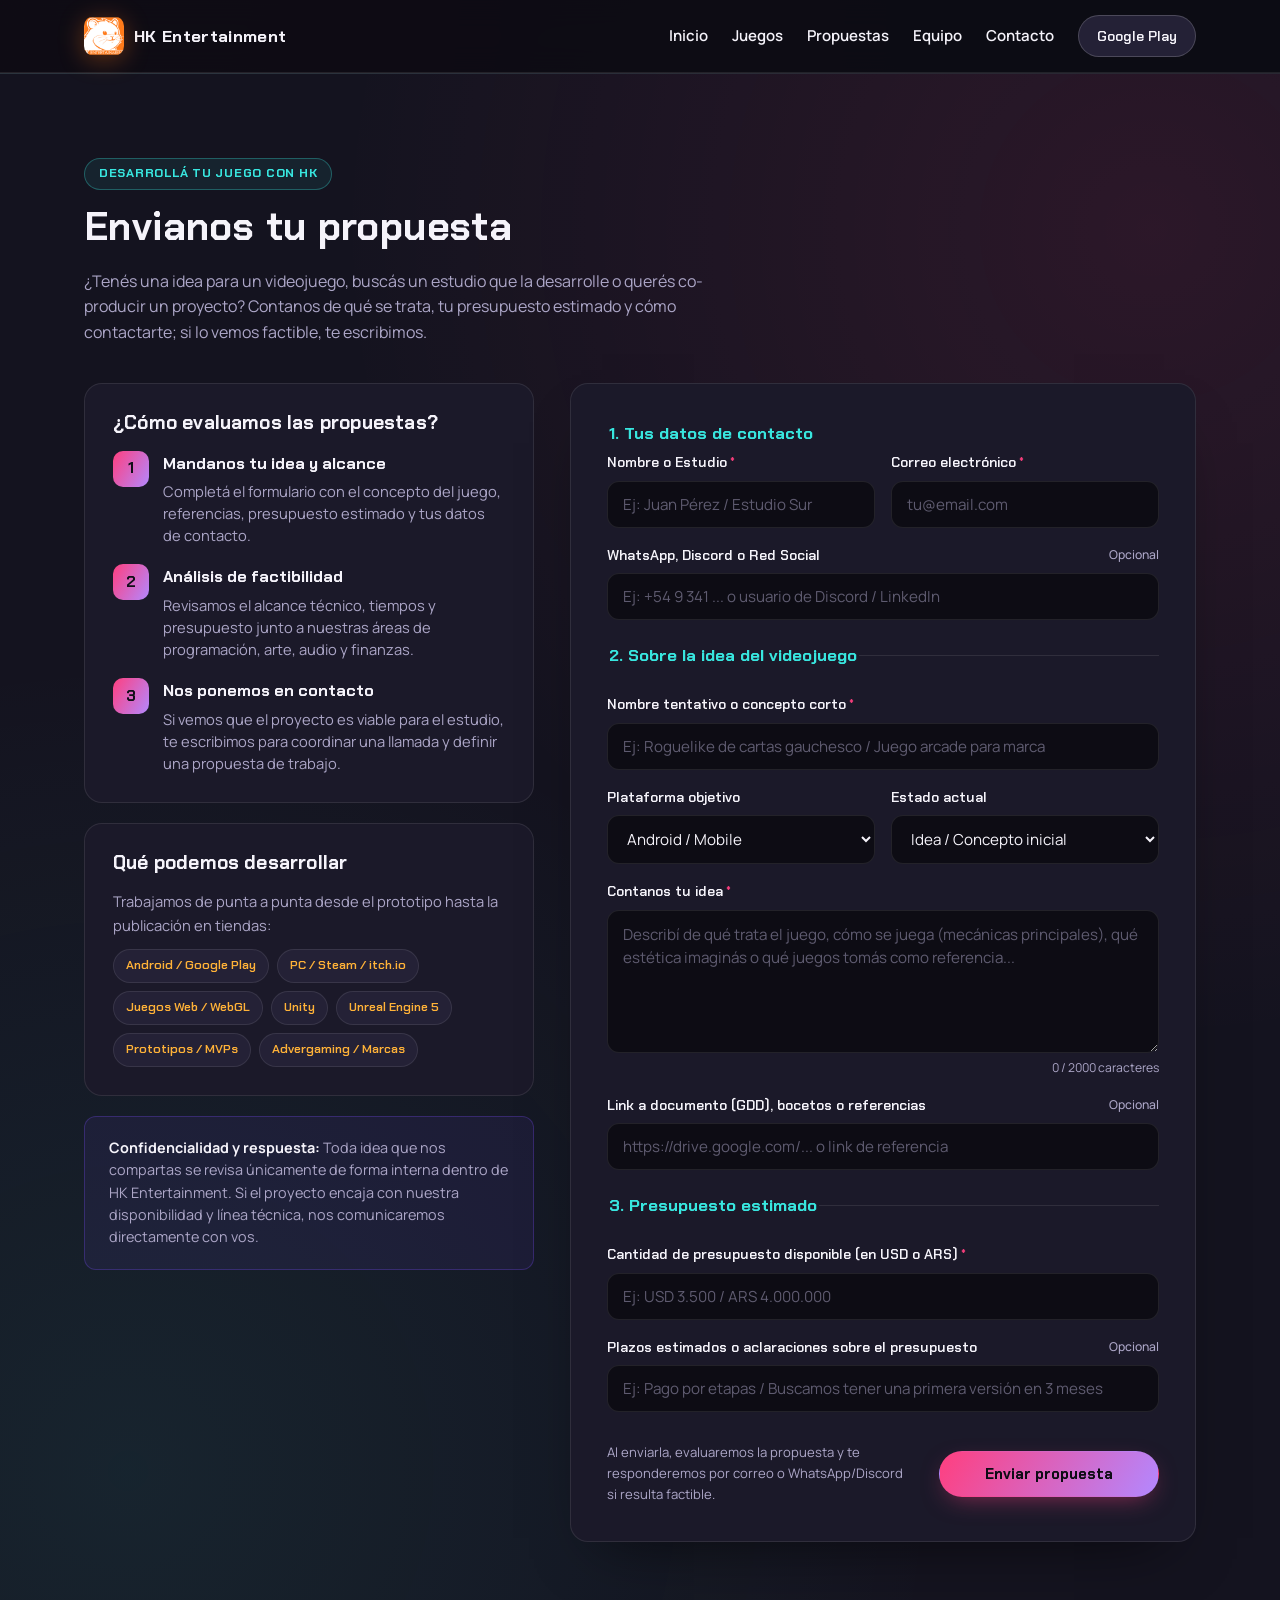
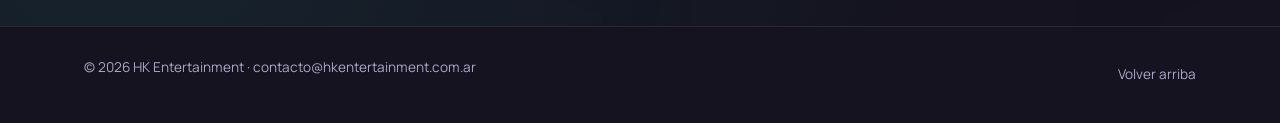
<file: propuestas/index.html>
<!DOCTYPE html>
<html lang="es">
<head>
  <meta charset="UTF-8">
  <meta name="viewport" content="width=device-width, initial-scale=1">
  <title>Propuestas de Videojuegos - HK Entertainment</title>
  <meta name="description" content="Envianos tu idea de videojuego, presupuesto estimado y contacto. En HK Entertainment evaluamos tu propuesta para desarrollarla o co-producirla.">
  <link rel="canonical" href="https://hkentertainment.com.ar/propuestas/">
  <meta property="og:type" content="website">
  <meta property="og:site_name" content="HK Entertainment">
  <meta property="og:locale" content="es_AR">
  <meta property="og:title" content="Propuestas de Videojuegos - HK Entertainment">
  <meta property="og:description" content="Contanos tu idea de videojuego, contacto y presupuesto. Si lo vemos factible, te escribimos.">
  <meta property="og:url" content="https://hkentertainment.com.ar/propuestas/">
  <meta property="og:image" content="https://hkentertainment.com.ar/src/og-banner.jpg">
  <meta name="twitter:card" content="summary_large_image">
  <link rel="icon" href="../src/Logo%20HK%20c_hamster.png">
  <link rel="preconnect" href="https://fonts.googleapis.com">
  <link rel="preconnect" href="https://fonts.gstatic.com" crossorigin>
  <link href="https://fonts.googleapis.com/css2?family=Chakra+Petch:wght@500;600;700&family=Manrope:wght@400;500;600;700&display=swap" rel="stylesheet">
  <link rel="stylesheet" href="../styles.css?v=2.1">
  <link rel="stylesheet" href="../propuestas.css?v=2.1">
</head>
<body>

  <a class="skip-link" href="#contenido-propuestas">Saltar al contenido</a>

  <header class="site-header" id="top">
    <div class="wrap header-inner">
      <a class="logo" href="../index.html" aria-label="HK Entertainment – inicio">
        <img class="logo-mark" src="../src/Logo%20HK%20c_hamster.png" alt="" width="38" height="38">
        <span class="logo-text">HK Entertainment</span>
      </a>

      <button class="nav-toggle" id="navToggle" aria-expanded="false" aria-controls="primaryNav" aria-label="Abrir menú">
        <span></span><span></span><span></span>
      </button>

      <nav class="primary-nav" id="primaryNav">
        <a href="../index.html#inicio">Inicio</a>
        <a href="../index.html#juegos">Juegos</a>
        <a href="#propuestas" aria-current="page">Propuestas</a>
        <a href="../index.html#equipo">Equipo</a>
        <a href="../index.html#contacto">Contacto</a>
        <a class="nav-cta" href="https://play.google.com/store/apps/dev?id=6928241970397486127" target="_blank" rel="noopener">Google Play</a>
      </nav>
    </div>
  </header>

  <main id="contenido-propuestas">
    <!-- PROPUESTAS DE VIDEOJUEGOS -->
    <section class="section section--proposals" id="propuestas">
      <div class="wrap">
        <div class="section-head">
          <span class="proposal-kicker">Desarrollá tu juego con HK</span>
          <h2>Envianos tu propuesta</h2>
          <p>¿Tenés una idea para un videojuego, buscás un estudio que la desarrolle o querés co-producir un proyecto? Contanos de qué se trata, tu presupuesto estimado y cómo contactarte; si lo vemos factible, te escribimos.</p>
        </div>

        <div class="proposal-layout">
          <!-- Información lateral -->
          <aside class="proposal-info">
            <div class="proposal-panel">
              <h3>¿Cómo evaluamos las propuestas?</h3>
              <ol class="proposal-steps">
                <li>
                  <span class="proposal-step-num">1</span>
                  <div>
                    <strong>Mandanos tu idea y alcance</strong>
                    <p>Completá el formulario con el concepto del juego, referencias, presupuesto estimado y tus datos de contacto.</p>
                  </div>
                </li>
                <li>
                  <span class="proposal-step-num">2</span>
                  <div>
                    <strong>Análisis de factibilidad</strong>
                    <p>Revisamos el alcance técnico, tiempos y presupuesto junto a nuestras áreas de programación, arte, audio y finanzas.</p>
                  </div>
                </li>
                <li>
                  <span class="proposal-step-num">3</span>
                  <div>
                    <strong>Nos ponemos en contacto</strong>
                    <p>Si vemos que el proyecto es viable para el estudio, te escribimos para coordinar una llamada y definir una propuesta de trabajo.</p>
                  </div>
                </li>
              </ol>
            </div>

            <div class="proposal-panel">
              <h3>Qué podemos desarrollar</h3>
              <p class="proposal-scope-intro">Trabajamos de punta a punta desde el prototipo hasta la publicación en tiendas:</p>
              <div class="proposal-scopes">
                <span class="proposal-scope-tag">Android / Google Play</span>
                <span class="proposal-scope-tag">PC / Steam / itch.io</span>
                <span class="proposal-scope-tag">Juegos Web / WebGL</span>
                <span class="proposal-scope-tag">Unity</span>
                <span class="proposal-scope-tag">Unreal Engine 5</span>
                <span class="proposal-scope-tag">Prototipos / MVPs</span>
                <span class="proposal-scope-tag">Advergaming / Marcas</span>
              </div>
            </div>

            <div class="proposal-note-box">
              <strong>Confidencialidad y respuesta:</strong> Toda idea que nos compartas se revisa únicamente de forma interna dentro de HK Entertainment. Si el proyecto encaja con nuestra disponibilidad y línea técnica, nos comunicaremos directamente con vos.
            </div>
          </aside>

          <!-- Formulario de propuestas -->
          <div class="proposal-card">
            <form class="proposal-form" id="formPropuesta" data-formspree="" novalidate>

              <!-- 1. Datos de contacto -->
              <fieldset class="proposal-fieldset">
                <legend class="proposal-legend">1. Tus datos de contacto</legend>
                <div class="proposal-row">
                  <div class="proposal-field">
                    <label for="propNombre"><span>Nombre o Estudio<span class="proposal-req">*</span></span></label>
                    <input type="text" id="propNombre" name="nombre" placeholder="Ej: Juan Pérez / Estudio Sur" required autocomplete="name">
                  </div>
                  <div class="proposal-field">
                    <label for="propEmail"><span>Correo electrónico<span class="proposal-req">*</span></span></label>
                    <input type="email" id="propEmail" name="email" placeholder="tu@email.com" required autocomplete="email">
                  </div>
                </div>

                <div class="proposal-field">
                  <label for="propContactoAlt">
                    <span>WhatsApp, Discord o Red Social</span>
                    <span class="proposal-opt">Opcional</span>
                  </label>
                  <input type="text" id="propContactoAlt" name="contacto_alt" placeholder="Ej: +54 9 341 ... o usuario de Discord / LinkedIn">
                </div>
              </fieldset>

              <!-- 2. Sobre la idea -->
              <fieldset class="proposal-fieldset">
                <legend class="proposal-legend">2. Sobre la idea del videojuego</legend>
                <div class="proposal-field">
                  <label for="propTitulo"><span>Nombre tentativo o concepto corto<span class="proposal-req">*</span></span></label>
                  <input type="text" id="propTitulo" name="titulo" placeholder="Ej: Roguelike de cartas gauchesco / Juego arcade para marca" required>
                </div>

                <div class="proposal-row">
                  <div class="proposal-field">
                    <label for="propPlataforma"><span>Plataforma objetivo</span></label>
                    <select id="propPlataforma" name="plataforma">
                      <option value="Android / Mobile">Android / Mobile</option>
                      <option value="PC (Steam / itch.io)">PC (Steam / itch.io)</option>
                      <option value="Web / Navegador (WebGL)">Web / Navegador (WebGL)</option>
                      <option value="Multiplataforma (PC + Mobile)">Multiplataforma (PC + Mobile)</option>
                      <option value="A definir con el estudio">A definir con el estudio</option>
                    </select>
                  </div>

                  <div class="proposal-field">
                    <label for="propEstado"><span>Estado actual</span></label>
                    <select id="propEstado" name="estado">
                      <option value="Idea / Concepto inicial">Idea / Concepto inicial</option>
                      <option value="GDD / Diseño documentado">GDD / Diseño documentado</option>
                      <option value="Prototipo o avance previo">Prototipo o avance previo</option>
                      <option value="Proyecto para marca / empresa">Proyecto para marca / empresa</option>
                    </select>
                  </div>
                </div>

                <div class="proposal-field">
                  <label for="propIdea"><span>Contanos tu idea<span class="proposal-req">*</span></span></label>
                  <textarea id="propIdea" name="idea" rows="5" maxlength="2000" placeholder="Describí de qué trata el juego, cómo se juega (mecánicas principales), qué estética imaginás o qué juegos tomás como referencia..." required></textarea>
                  <div class="proposal-char-count" id="propIdeaCount">0 / 2000 caracteres</div>
                </div>

                <div class="proposal-field">
                  <label for="propLink">
                    <span>Link a documento (GDD), bocetos o referencias</span>
                    <span class="proposal-opt">Opcional</span>
                  </label>
                  <input type="url" id="propLink" name="link" placeholder="https://drive.google.com/... o link de referencia">
                </div>
              </fieldset>

              <!-- 3. Presupuesto -->
              <fieldset class="proposal-fieldset">
                <legend class="proposal-legend">3. Presupuesto estimado</legend>
                <div class="proposal-field">
                  <label for="propPresupuesto">
                    <span>Cantidad de presupuesto disponible (en USD o ARS)<span class="proposal-req">*</span></span>
                  </label>
                  <input type="text" id="propPresupuesto" name="presupuesto" placeholder="Ej: USD 3.500 / ARS 4.000.000" required>
                </div>

                <div class="proposal-field">
                  <label for="propPresupuestoDetalle">
                    <span>Plazos estimados o aclaraciones sobre el presupuesto</span>
                    <span class="proposal-opt">Opcional</span>
                  </label>
                  <input type="text" id="propPresupuestoDetalle" name="presupuesto_detalle" placeholder="Ej: Pago por etapas / Buscamos tener una primera versión en 3 meses">
                </div>
              </fieldset>

              <div class="proposal-submit-row">
                <p class="proposal-privacy">Al enviarla, evaluaremos la propuesta y te responderemos por correo o WhatsApp/Discord si resulta factible.</p>
                <button type="submit" class="btn btn-primary proposal-submit-btn" id="propSubmitBtn">Enviar propuesta</button>
              </div>

              <div class="proposal-feedback" id="propFeedback" hidden aria-live="polite"></div>
            </form>
          </div>
        </div>
      </div>
    </section>
  </main>

  <footer class="site-footer">
    <div class="wrap footer-inner">
      <p>&copy; <span id="year"></span> HK Entertainment &middot; <a href="mailto:contacto@hkentertainment.com.ar">contacto@hkentertainment.com.ar</a></p>
      <a href="#top">Volver arriba</a>
    </div>
  </footer>

  <script src="../script.js?v=2.1"></script>
  <script src="../propuestas.js?v=2.1" defer></script>
</body>
</html>
</file>
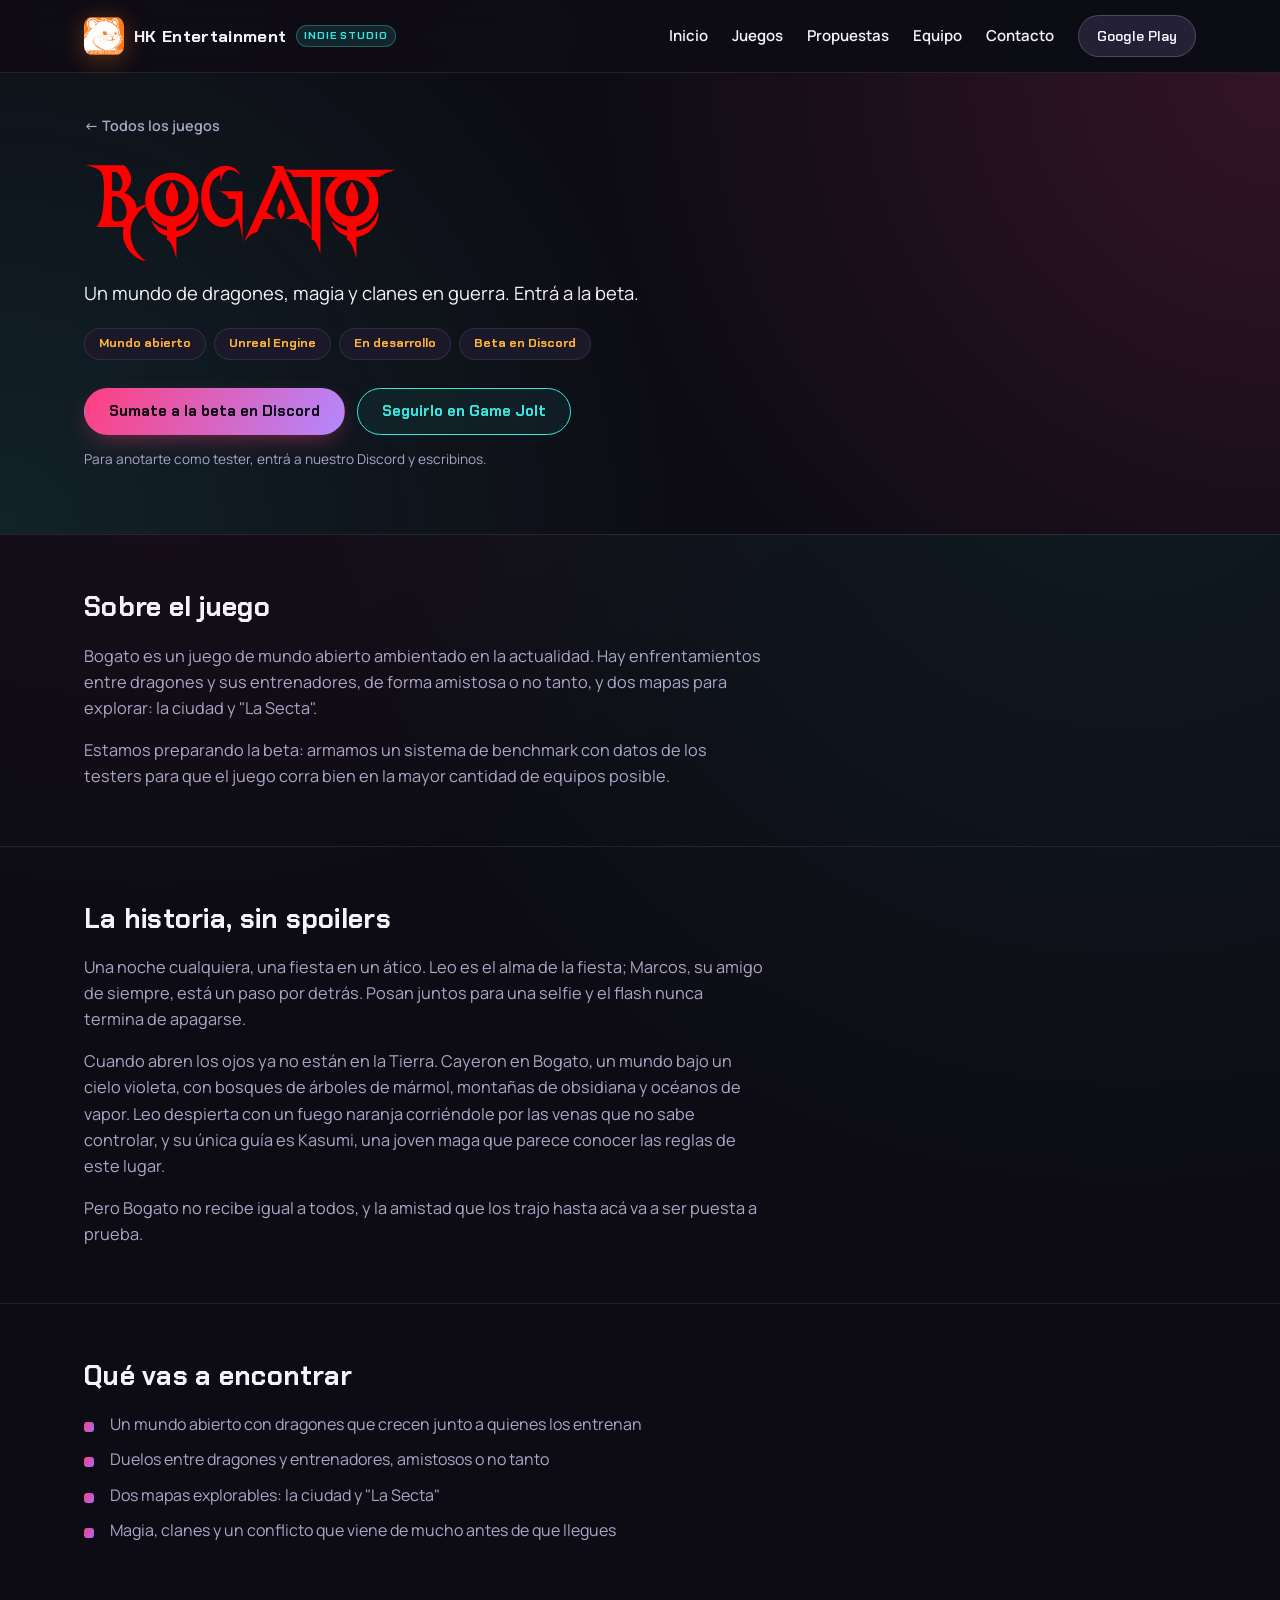
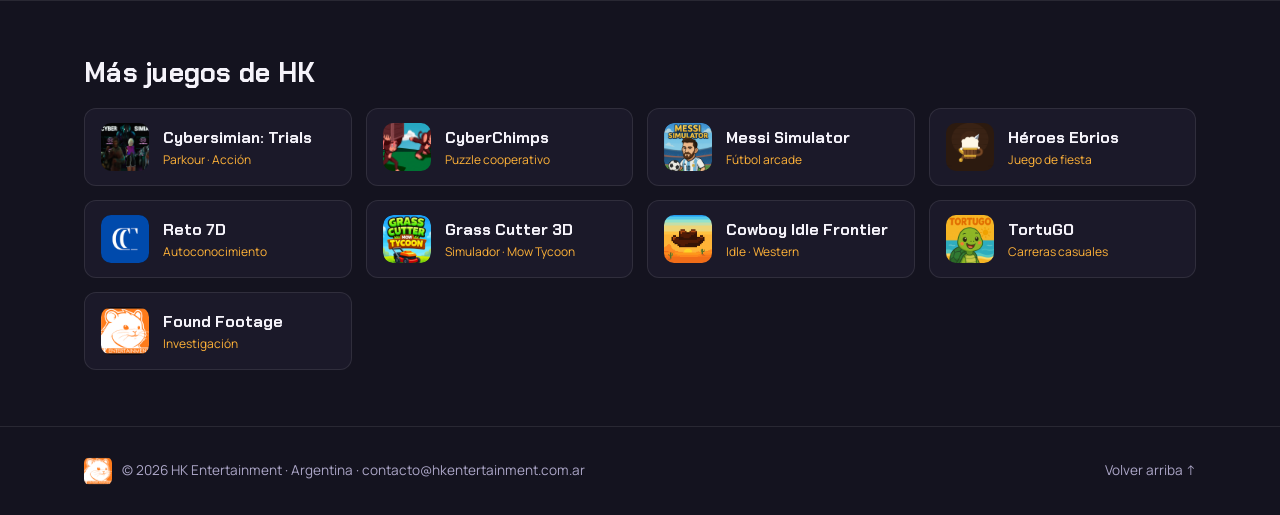
<file: catalogo/bogato/index.html>
<!DOCTYPE html>
<html lang="es">
<head>
<meta charset="UTF-8">
<meta name="viewport" content="width=device-width, initial-scale=1">
<title>Bogato — HK Entertainment</title>
<meta name="description" content="Bogato: juego de mundo abierto en Unreal Engine con dragones y sus entrenadores. Sumate a la beta en nuestro Discord.">
<link rel="canonical" href="https://hkentertainment.com.ar/catalogo/bogato/">
<meta property="og:type" content="website">
<meta property="og:site_name" content="HK Entertainment">
<meta property="og:locale" content="es_AR">
<meta property="og:title" content="Bogato — HK Entertainment">
<meta property="og:description" content="Bogato: juego de mundo abierto en Unreal Engine con dragones y sus entrenadores. Sumate a la beta en nuestro Discord.">
<meta property="og:url" content="https://hkentertainment.com.ar/catalogo/bogato/">
<meta property="og:image" content="https://hkentertainment.com.ar/src/BogatoLogo.png">
<meta name="twitter:card" content="summary_large_image">
<link rel="icon" href="../../src/Logo%20HK%20c_hamster.png">
<link rel="preconnect" href="https://fonts.googleapis.com">
<link rel="preconnect" href="https://fonts.gstatic.com" crossorigin>
<link href="https://fonts.googleapis.com/css2?family=Chakra+Petch:wght@500;600;700&family=Manrope:wght@400;500;600;700&display=swap" rel="stylesheet">
<link rel="stylesheet" href="../../styles.css?v=2.1">
<link rel="stylesheet" href="../../paginas-juego.css?v=2.1">
<script type="application/ld+json">
{
  "@context": "https://schema.org",
  "@type": "VideoGame",
  "name": "Bogato",
  "description": "Bogato: juego de mundo abierto en Unreal Engine con dragones y sus entrenadores. Sumate a la beta en nuestro Discord.",
  "url": "https://hkentertainment.com.ar/catalogo/bogato/",
  "image": "https://hkentertainment.com.ar/src/BogatoLogo.png",
  "genre": "Mundo abierto",
  "author": {
    "@type": "Organization",
    "name": "HK Entertainment",
    "url": "https://hkentertainment.com.ar/"
  },
  "publisher": {
    "@type": "Organization",
    "name": "HK Entertainment"
  }
}
</script>
</head>
<body>

<a class="skip-link" href="#contenido">Saltar al contenido</a>

<header class="site-header" id="top">
  <div class="wrap header-inner">
    <a class="logo" href="../../index.html" aria-label="HK Entertainment &ndash; inicio">
      <img class="logo-mark" src="../../src/Logo%20HK%20c_hamster.png" alt="Logo de HK Entertainment" width="42" height="42">
      <span class="logo-text">HK Entertainment</span>
      <span class="logo-badge">Indie Studio</span>
    </a>

    <button class="nav-toggle" id="navToggle" aria-expanded="false" aria-controls="primaryNav" aria-label="Abrir menú">
      <span></span><span></span><span></span>
    </button>

    <nav class="primary-nav" id="primaryNav">
      <a href="../../index.html#inicio">Inicio</a>
      <a href="../../index.html#juegos">Juegos</a>
      <a href="../../index.html#propuestas">Propuestas</a>
      <a href="../../index.html#equipo">Equipo</a>
      <a href="../../index.html#contacto">Contacto</a>
      <a class="nav-cta" href="https://play.google.com/store/apps/dev?id=6928241970397486127" target="_blank" rel="noopener">Google Play</a>
    </nav>
  </div>
</header>

<main id="contenido">

<section class="gp-hero">
  <div class="wrap">
    <a class="gp-back" href="../../index.html#juegos">&larr; Todos los juegos</a>
    <div class="gp-hero-grid gp-hero-grid--solo">
      <div class="gp-hero-text">
        <h1 class="gp-title gp-title--logo"><img src="../../src/BogatoLogo.png" width="312" height="96" alt="Bogato"></h1>
        <p class="gp-tagline">Un mundo de dragones, magia y clanes en guerra. Entrá a la beta.</p>
        <ul class="gp-badges"><li>Mundo abierto</li><li>Unreal Engine</li><li>En desarrollo</li><li>Beta en Discord</li></ul>
        <div class="gp-actions"><a class="btn btn-primary" href="https://discord.gg/WAVmpsfwn9" target="_blank" rel="noopener">Sumate a la beta en Discord</a><a class="btn btn-outline" href="https://gamejolt.com/games/Bogato/439265" target="_blank" rel="noopener">Seguirlo en Game Jolt</a></div>
        <p class="gp-note">Para anotarte como tester, entrá a nuestro Discord y escribinos.</p>
      </div>
      
    </div>
  </div>
</section>

<section class="gp-section ">
  <div class="wrap">
    <h2>Sobre el juego</h2>
    <div class="gp-prose"><p>Bogato es un juego de mundo abierto ambientado en la actualidad. Hay enfrentamientos entre dragones y sus entrenadores, de forma amistosa o no tanto, y dos mapas para explorar: la ciudad y &quot;La Secta&quot;.</p><p>Estamos preparando la beta: armamos un sistema de benchmark con datos de los testers para que el juego corra bien en la mayor cantidad de equipos posible.</p></div>
  </div>
</section>
<section class="gp-section ">
  <div class="wrap">
    <h2>La historia, sin spoilers</h2>
    <div class="gp-prose"><p>Una noche cualquiera, una fiesta en un ático. Leo es el alma de la fiesta; Marcos, su amigo de siempre, está un paso por detrás. Posan juntos para una selfie y el flash nunca termina de apagarse.</p><p>Cuando abren los ojos ya no están en la Tierra. Cayeron en Bogato, un mundo bajo un cielo violeta, con bosques de árboles de mármol, montañas de obsidiana y océanos de vapor. Leo despierta con un fuego naranja corriéndole por las venas que no sabe controlar, y su única guía es Kasumi, una joven maga que parece conocer las reglas de este lugar.</p><p>Pero Bogato no recibe igual a todos, y la amistad que los trajo hasta acá va a ser puesta a prueba.</p></div>
  </div>
</section>
<section class="gp-section ">
  <div class="wrap">
    <h2>Qué vas a encontrar</h2>
    <ul class="gp-list"><li>Un mundo abierto con dragones que crecen junto a quienes los entrenan</li><li>Duelos entre dragones y entrenadores, amistosos o no tanto</li><li>Dos mapas explorables: la ciudad y &quot;La Secta&quot;</li><li>Magia, clanes y un conflicto que viene de mucho antes de que llegues</li></ul>
  </div>
</section>

<section class="gp-section gp-section--alt">
  <div class="wrap">
    <h2>Más juegos de HK</h2>
    <div class="gp-others"><a class="gp-other" href="../cybersimian-trials/"><img src="../../src/cybersimian.jpg" alt="" loading="lazy"><span><strong>Cybersimian: Trials</strong><small>Parkour · Acción</small></span></a><a class="gp-other" href="../cyberchimps/"><img src="../../src/cyberchimps.jpg" alt="" loading="lazy"><span><strong>CyberChimps</strong><small>Puzzle cooperativo</small></span></a><a class="gp-other" href="../messi-simulator/"><img src="../../src/messi-simulator.png" alt="" loading="lazy"><span><strong>Messi Simulator</strong><small>Fútbol arcade</small></span></a><a class="gp-other" href="../heroes-ebrios/"><img src="../../src/heroes-ebrios.png" alt="" loading="lazy"><span><strong>Héroes Ebrios</strong><small>Juego de fiesta</small></span></a><a class="gp-other" href="../reto-7d/"><img src="../../src/reto-7d.png" alt="" loading="lazy"><span><strong>Reto 7D</strong><small>Autoconocimiento</small></span></a><a class="gp-other" href="../grass-cutter-3d/"><img src="../../src/grass-cutter.png" alt="" loading="lazy"><span><strong>Grass Cutter 3D</strong><small>Simulador · Mow Tycoon</small></span></a><a class="gp-other" href="../cowboy-idle-frontier/"><img src="../../src/cowboy-idle.png" alt="" loading="lazy"><span><strong>Cowboy Idle Frontier</strong><small>Idle · Western</small></span></a><a class="gp-other" href="../tortugo/"><img src="../../src/tortugo.png" alt="" loading="lazy"><span><strong>TortuGO</strong><small>Carreras casuales</small></span></a><a class="gp-other" href="../found-footage/"><img src="../../src/Logo%20HK%20c_hamster.png" alt="" loading="lazy"><span><strong>Found Footage</strong><small>Investigación</small></span></a></div>
  </div>
</section>
</main>

<footer class="site-footer">
  <div class="wrap footer-inner">
    <div class="footer-brand">
      <img src="../../src/Logo%20HK%20c_hamster.png" alt="" width="28" height="28">
      <p>&copy; <span id="year"></span> HK Entertainment &middot; Argentina &middot; <a href="mailto:contacto@hkentertainment.com.ar">contacto@hkentertainment.com.ar</a></p>
    </div>
    <a href="#top">Volver arriba &uarr;</a>
  </div>
</footer>

<script src="../../script.js?v=2.1"></script>
<script src="../../video-loop.js?v=2.1" defer></script>
</body>
</html>
</file>
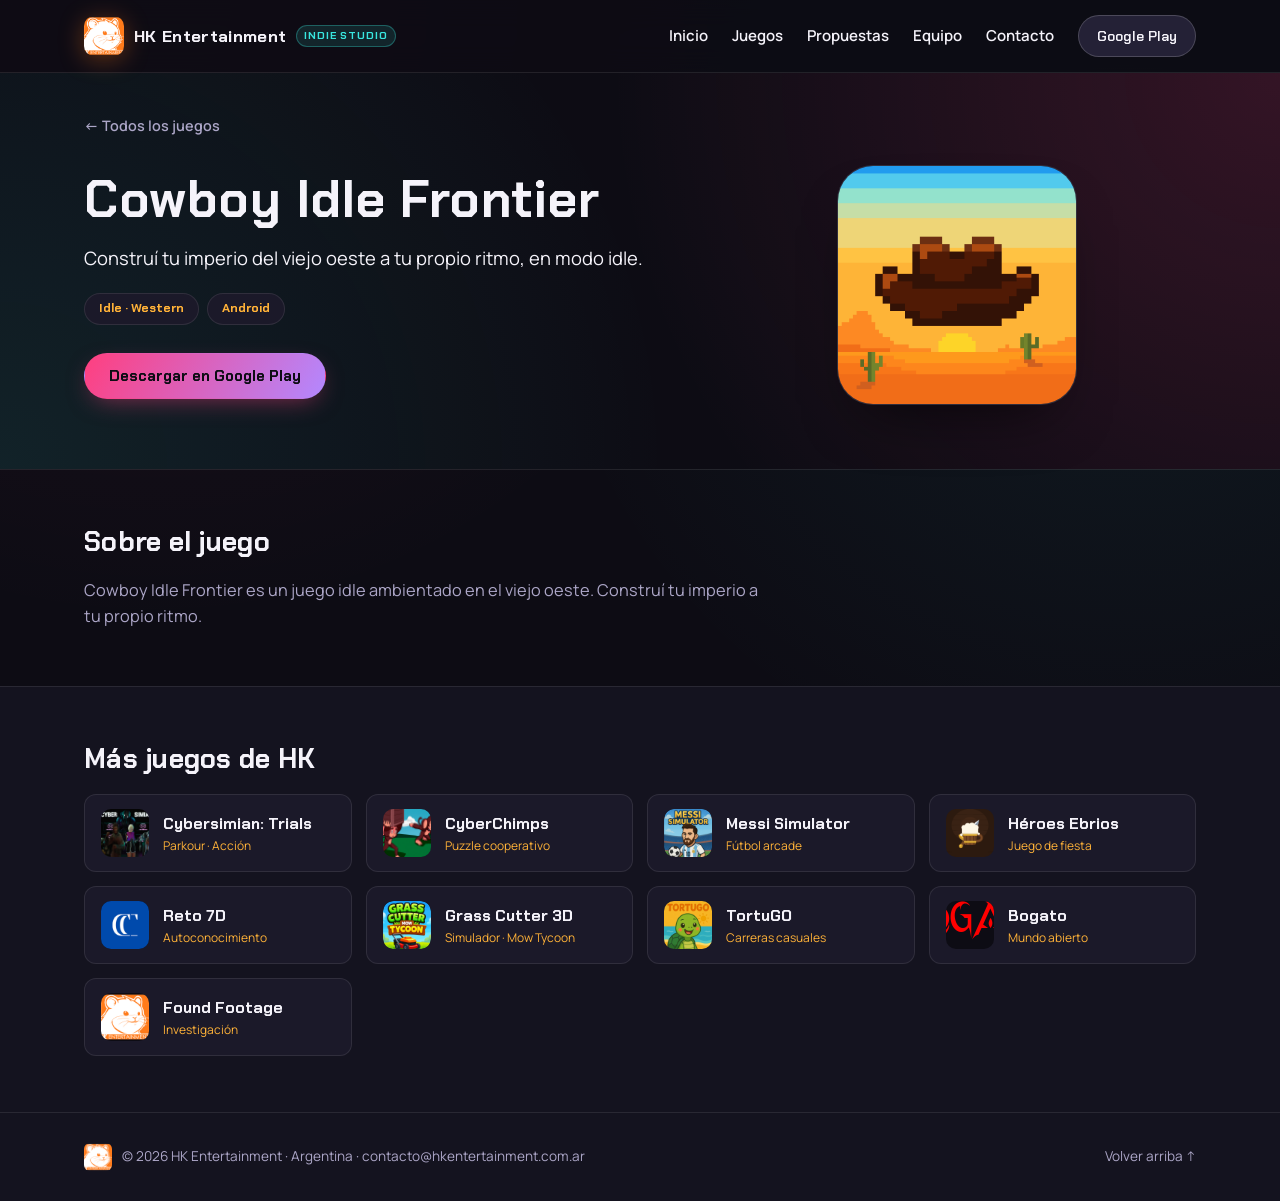
<file: catalogo/cowboy-idle-frontier/index.html>
<!DOCTYPE html>
<html lang="es">
<head>
<meta charset="UTF-8">
<meta name="viewport" content="width=device-width, initial-scale=1">
<title>Cowboy Idle Frontier — HK Entertainment</title>
<meta name="description" content="Cowboy Idle Frontier: juego idle ambientado en el viejo oeste para Android. Construí tu imperio a tu propio ritmo. Disponible en Google Play.">
<link rel="canonical" href="https://hkentertainment.com.ar/catalogo/cowboy-idle-frontier/">
<meta property="og:type" content="website">
<meta property="og:site_name" content="HK Entertainment">
<meta property="og:locale" content="es_AR">
<meta property="og:title" content="Cowboy Idle Frontier — HK Entertainment">
<meta property="og:description" content="Cowboy Idle Frontier: juego idle ambientado en el viejo oeste para Android. Construí tu imperio a tu propio ritmo. Disponible en Google Play.">
<meta property="og:url" content="https://hkentertainment.com.ar/catalogo/cowboy-idle-frontier/">
<meta property="og:image" content="https://hkentertainment.com.ar/src/cowboy-idle.png">
<meta name="twitter:card" content="summary_large_image">
<link rel="icon" href="../../src/Logo%20HK%20c_hamster.png">
<link rel="preconnect" href="https://fonts.googleapis.com">
<link rel="preconnect" href="https://fonts.gstatic.com" crossorigin>
<link href="https://fonts.googleapis.com/css2?family=Chakra+Petch:wght@500;600;700&family=Manrope:wght@400;500;600;700&display=swap" rel="stylesheet">
<link rel="stylesheet" href="../../styles.css?v=2.1">
<link rel="stylesheet" href="../../paginas-juego.css?v=2.1">
<script type="application/ld+json">
{
  "@context": "https://schema.org",
  "@type": "VideoGame",
  "name": "Cowboy Idle Frontier",
  "description": "Cowboy Idle Frontier: juego idle ambientado en el viejo oeste para Android. Construí tu imperio a tu propio ritmo. Disponible en Google Play.",
  "url": "https://hkentertainment.com.ar/catalogo/cowboy-idle-frontier/",
  "image": "https://hkentertainment.com.ar/src/cowboy-idle.png",
  "genre": "Idle",
  "author": {
    "@type": "Organization",
    "name": "HK Entertainment",
    "url": "https://hkentertainment.com.ar/"
  },
  "publisher": {
    "@type": "Organization",
    "name": "HK Entertainment"
  },
  "gamePlatform": "Android"
}
</script>
</head>
<body>

<a class="skip-link" href="#contenido">Saltar al contenido</a>

<header class="site-header" id="top">
  <div class="wrap header-inner">
    <a class="logo" href="../../index.html" aria-label="HK Entertainment &ndash; inicio">
      <img class="logo-mark" src="../../src/Logo%20HK%20c_hamster.png" alt="Logo de HK Entertainment" width="42" height="42">
      <span class="logo-text">HK Entertainment</span>
      <span class="logo-badge">Indie Studio</span>
    </a>

    <button class="nav-toggle" id="navToggle" aria-expanded="false" aria-controls="primaryNav" aria-label="Abrir menú">
      <span></span><span></span><span></span>
    </button>

    <nav class="primary-nav" id="primaryNav">
      <a href="../../index.html#inicio">Inicio</a>
      <a href="../../index.html#juegos">Juegos</a>
      <a href="../../index.html#propuestas">Propuestas</a>
      <a href="../../index.html#equipo">Equipo</a>
      <a href="../../index.html#contacto">Contacto</a>
      <a class="nav-cta" href="https://play.google.com/store/apps/dev?id=6928241970397486127" target="_blank" rel="noopener">Google Play</a>
    </nav>
  </div>
</header>

<main id="contenido">

<section class="gp-hero">
  <div class="wrap">
    <a class="gp-back" href="../../index.html#juegos">&larr; Todos los juegos</a>
    <div class="gp-hero-grid">
      <div class="gp-hero-text">
        <h1 class="gp-title">Cowboy Idle Frontier</h1>
        <p class="gp-tagline">Construí tu imperio del viejo oeste a tu propio ritmo, en modo idle.</p>
        <ul class="gp-badges"><li>Idle · Western</li><li>Android</li></ul>
        <div class="gp-actions"><a class="btn btn-primary" href="https://play.google.com/store/apps/details?id=com.HKEntertainment.CowboyIdleFrontier" target="_blank" rel="noopener">Descargar en Google Play</a></div>
        
      </div>
      <img class="gp-media gp-media--icon" src="../../src/cowboy-idle.png" alt="Arte de Cowboy Idle Frontier">
    </div>
  </div>
</section>

<section class="gp-section ">
  <div class="wrap">
    <h2>Sobre el juego</h2>
    <div class="gp-prose"><p>Cowboy Idle Frontier es un juego idle ambientado en el viejo oeste. Construí tu imperio a tu propio ritmo.</p></div>
  </div>
</section>

<section class="gp-section gp-section--alt">
  <div class="wrap">
    <h2>Más juegos de HK</h2>
    <div class="gp-others"><a class="gp-other" href="../cybersimian-trials/"><img src="../../src/cybersimian.jpg" alt="" loading="lazy"><span><strong>Cybersimian: Trials</strong><small>Parkour · Acción</small></span></a><a class="gp-other" href="../cyberchimps/"><img src="../../src/cyberchimps.jpg" alt="" loading="lazy"><span><strong>CyberChimps</strong><small>Puzzle cooperativo</small></span></a><a class="gp-other" href="../messi-simulator/"><img src="../../src/messi-simulator.png" alt="" loading="lazy"><span><strong>Messi Simulator</strong><small>Fútbol arcade</small></span></a><a class="gp-other" href="../heroes-ebrios/"><img src="../../src/heroes-ebrios.png" alt="" loading="lazy"><span><strong>Héroes Ebrios</strong><small>Juego de fiesta</small></span></a><a class="gp-other" href="../reto-7d/"><img src="../../src/reto-7d.png" alt="" loading="lazy"><span><strong>Reto 7D</strong><small>Autoconocimiento</small></span></a><a class="gp-other" href="../grass-cutter-3d/"><img src="../../src/grass-cutter.png" alt="" loading="lazy"><span><strong>Grass Cutter 3D</strong><small>Simulador · Mow Tycoon</small></span></a><a class="gp-other" href="../tortugo/"><img src="../../src/tortugo.png" alt="" loading="lazy"><span><strong>TortuGO</strong><small>Carreras casuales</small></span></a><a class="gp-other" href="../bogato/"><img src="../../src/BogatoLogo.png" alt="" loading="lazy"><span><strong>Bogato</strong><small>Mundo abierto</small></span></a><a class="gp-other" href="../found-footage/"><img src="../../src/Logo%20HK%20c_hamster.png" alt="" loading="lazy"><span><strong>Found Footage</strong><small>Investigación</small></span></a></div>
  </div>
</section>
</main>

<footer class="site-footer">
  <div class="wrap footer-inner">
    <div class="footer-brand">
      <img src="../../src/Logo%20HK%20c_hamster.png" alt="" width="28" height="28">
      <p>&copy; <span id="year"></span> HK Entertainment &middot; Argentina &middot; <a href="mailto:contacto@hkentertainment.com.ar">contacto@hkentertainment.com.ar</a></p>
    </div>
    <a href="#top">Volver arriba &uarr;</a>
  </div>
</footer>

<script src="../../script.js?v=2.1"></script>
<script src="../../video-loop.js?v=2.1" defer></script>
</body>
</html>
</file>
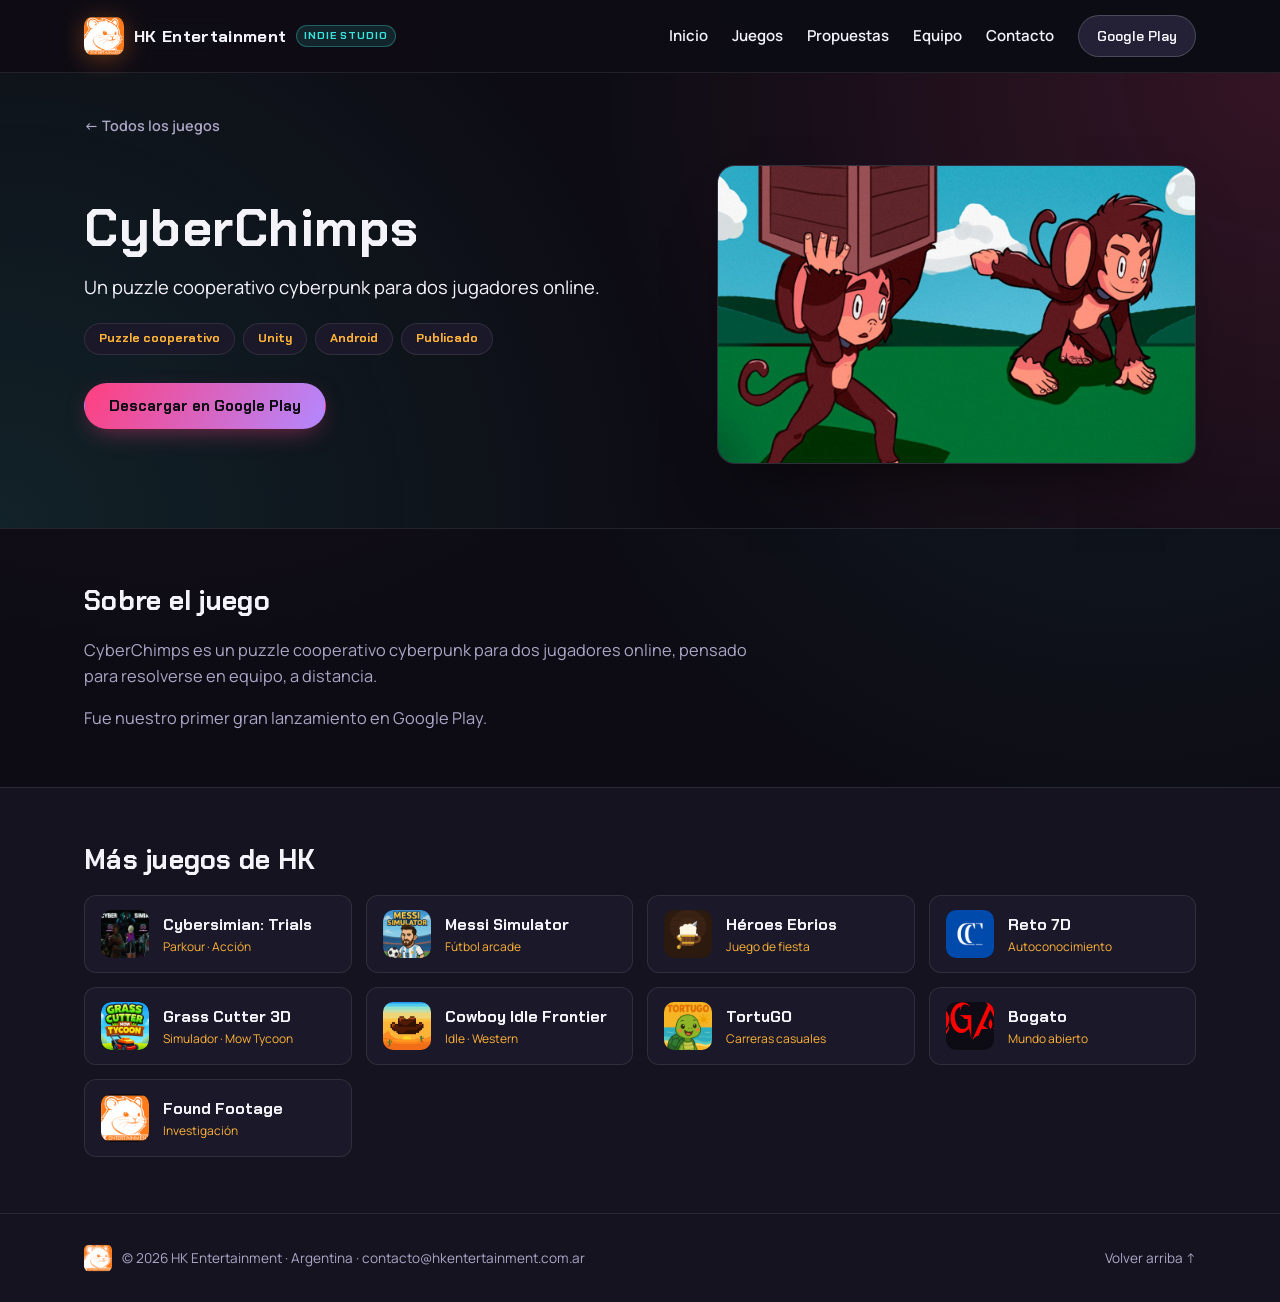
<file: catalogo/cyberchimps/index.html>
<!DOCTYPE html>
<html lang="es">
<head>
<meta charset="UTF-8">
<meta name="viewport" content="width=device-width, initial-scale=1">
<title>CyberChimps — HK Entertainment</title>
<meta name="description" content="CyberChimps: puzzle cooperativo cyberpunk para dos jugadores online, hecho en Unity para Android. Resolvelo en equipo, a distancia. Disponible en Google Play.">
<link rel="canonical" href="https://hkentertainment.com.ar/catalogo/cyberchimps/">
<meta property="og:type" content="website">
<meta property="og:site_name" content="HK Entertainment">
<meta property="og:locale" content="es_AR">
<meta property="og:title" content="CyberChimps — HK Entertainment">
<meta property="og:description" content="CyberChimps: puzzle cooperativo cyberpunk para dos jugadores online, hecho en Unity para Android. Resolvelo en equipo, a distancia. Disponible en Google Play.">
<meta property="og:url" content="https://hkentertainment.com.ar/catalogo/cyberchimps/">
<meta property="og:image" content="https://hkentertainment.com.ar/src/cyberchimps.jpg">
<meta name="twitter:card" content="summary_large_image">
<link rel="icon" href="../../src/Logo%20HK%20c_hamster.png">
<link rel="preconnect" href="https://fonts.googleapis.com">
<link rel="preconnect" href="https://fonts.gstatic.com" crossorigin>
<link href="https://fonts.googleapis.com/css2?family=Chakra+Petch:wght@500;600;700&family=Manrope:wght@400;500;600;700&display=swap" rel="stylesheet">
<link rel="stylesheet" href="../../styles.css?v=2.1">
<link rel="stylesheet" href="../../paginas-juego.css?v=2.1">
<script type="application/ld+json">
{
  "@context": "https://schema.org",
  "@type": "VideoGame",
  "name": "CyberChimps",
  "description": "CyberChimps: puzzle cooperativo cyberpunk para dos jugadores online, hecho en Unity para Android. Resolvelo en equipo, a distancia. Disponible en Google Play.",
  "url": "https://hkentertainment.com.ar/catalogo/cyberchimps/",
  "image": "https://hkentertainment.com.ar/src/cyberchimps.jpg",
  "genre": "Puzzle cooperativo",
  "author": {
    "@type": "Organization",
    "name": "HK Entertainment",
    "url": "https://hkentertainment.com.ar/"
  },
  "publisher": {
    "@type": "Organization",
    "name": "HK Entertainment"
  },
  "gamePlatform": "Android"
}
</script>
</head>
<body>

<a class="skip-link" href="#contenido">Saltar al contenido</a>

<header class="site-header" id="top">
  <div class="wrap header-inner">
    <a class="logo" href="../../index.html" aria-label="HK Entertainment &ndash; inicio">
      <img class="logo-mark" src="../../src/Logo%20HK%20c_hamster.png" alt="Logo de HK Entertainment" width="42" height="42">
      <span class="logo-text">HK Entertainment</span>
      <span class="logo-badge">Indie Studio</span>
    </a>

    <button class="nav-toggle" id="navToggle" aria-expanded="false" aria-controls="primaryNav" aria-label="Abrir menú">
      <span></span><span></span><span></span>
    </button>

    <nav class="primary-nav" id="primaryNav">
      <a href="../../index.html#inicio">Inicio</a>
      <a href="../../index.html#juegos">Juegos</a>
      <a href="../../index.html#propuestas">Propuestas</a>
      <a href="../../index.html#equipo">Equipo</a>
      <a href="../../index.html#contacto">Contacto</a>
      <a class="nav-cta" href="https://play.google.com/store/apps/dev?id=6928241970397486127" target="_blank" rel="noopener">Google Play</a>
    </nav>
  </div>
</header>

<main id="contenido">

<section class="gp-hero">
  <div class="wrap">
    <a class="gp-back" href="../../index.html#juegos">&larr; Todos los juegos</a>
    <div class="gp-hero-grid">
      <div class="gp-hero-text">
        <h1 class="gp-title">CyberChimps</h1>
        <p class="gp-tagline">Un puzzle cooperativo cyberpunk para dos jugadores online.</p>
        <ul class="gp-badges"><li>Puzzle cooperativo</li><li>Unity</li><li>Android</li><li>Publicado</li></ul>
        <div class="gp-actions"><a class="btn btn-primary" href="https://play.google.com/store/apps/details?id=com.HKemtrentainment.Cyberchimps" target="_blank" rel="noopener">Descargar en Google Play</a></div>
        
      </div>
      <img class="gp-media gp-media--cover" src="../../src/cyberchimps.jpg" alt="Arte de CyberChimps">
    </div>
  </div>
</section>

<section class="gp-section ">
  <div class="wrap">
    <h2>Sobre el juego</h2>
    <div class="gp-prose"><p>CyberChimps es un puzzle cooperativo cyberpunk para dos jugadores online, pensado para resolverse en equipo, a distancia.</p><p>Fue nuestro primer gran lanzamiento en Google Play.</p></div>
  </div>
</section>

<section class="gp-section gp-section--alt">
  <div class="wrap">
    <h2>Más juegos de HK</h2>
    <div class="gp-others"><a class="gp-other" href="../cybersimian-trials/"><img src="../../src/cybersimian.jpg" alt="" loading="lazy"><span><strong>Cybersimian: Trials</strong><small>Parkour · Acción</small></span></a><a class="gp-other" href="../messi-simulator/"><img src="../../src/messi-simulator.png" alt="" loading="lazy"><span><strong>Messi Simulator</strong><small>Fútbol arcade</small></span></a><a class="gp-other" href="../heroes-ebrios/"><img src="../../src/heroes-ebrios.png" alt="" loading="lazy"><span><strong>Héroes Ebrios</strong><small>Juego de fiesta</small></span></a><a class="gp-other" href="../reto-7d/"><img src="../../src/reto-7d.png" alt="" loading="lazy"><span><strong>Reto 7D</strong><small>Autoconocimiento</small></span></a><a class="gp-other" href="../grass-cutter-3d/"><img src="../../src/grass-cutter.png" alt="" loading="lazy"><span><strong>Grass Cutter 3D</strong><small>Simulador · Mow Tycoon</small></span></a><a class="gp-other" href="../cowboy-idle-frontier/"><img src="../../src/cowboy-idle.png" alt="" loading="lazy"><span><strong>Cowboy Idle Frontier</strong><small>Idle · Western</small></span></a><a class="gp-other" href="../tortugo/"><img src="../../src/tortugo.png" alt="" loading="lazy"><span><strong>TortuGO</strong><small>Carreras casuales</small></span></a><a class="gp-other" href="../bogato/"><img src="../../src/BogatoLogo.png" alt="" loading="lazy"><span><strong>Bogato</strong><small>Mundo abierto</small></span></a><a class="gp-other" href="../found-footage/"><img src="../../src/Logo%20HK%20c_hamster.png" alt="" loading="lazy"><span><strong>Found Footage</strong><small>Investigación</small></span></a></div>
  </div>
</section>
</main>

<footer class="site-footer">
  <div class="wrap footer-inner">
    <div class="footer-brand">
      <img src="../../src/Logo%20HK%20c_hamster.png" alt="" width="28" height="28">
      <p>&copy; <span id="year"></span> HK Entertainment &middot; Argentina &middot; <a href="mailto:contacto@hkentertainment.com.ar">contacto@hkentertainment.com.ar</a></p>
    </div>
    <a href="#top">Volver arriba &uarr;</a>
  </div>
</footer>

<script src="../../script.js?v=2.1"></script>
<script src="../../video-loop.js?v=2.1" defer></script>
</body>
</html>
</file>
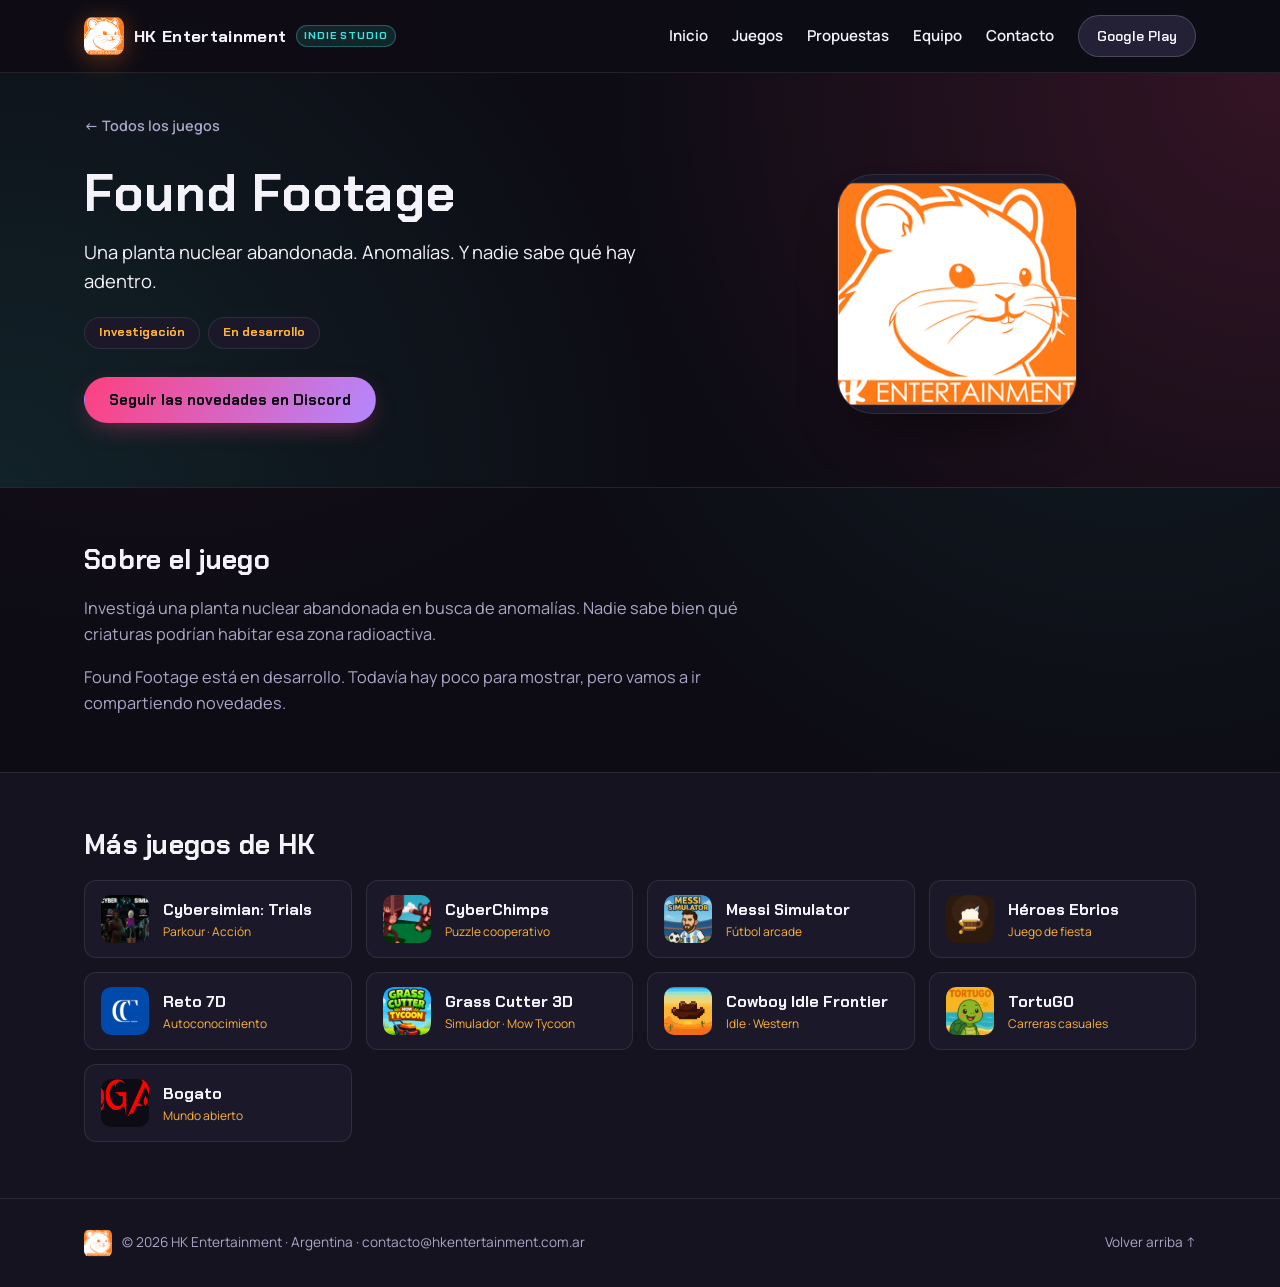
<file: catalogo/found-footage/index.html>
<!DOCTYPE html>
<html lang="es">
<head>
<meta charset="UTF-8">
<meta name="viewport" content="width=device-width, initial-scale=1">
<title>Found Footage — HK Entertainment</title>
<meta name="description" content="Found Footage: investigá una planta nuclear abandonada en busca de anomalías. Nadie sabe qué criaturas habitan esa zona radioactiva. En desarrollo por HK Entertainment.">
<link rel="canonical" href="https://hkentertainment.com.ar/catalogo/found-footage/">
<meta property="og:type" content="website">
<meta property="og:site_name" content="HK Entertainment">
<meta property="og:locale" content="es_AR">
<meta property="og:title" content="Found Footage — HK Entertainment">
<meta property="og:description" content="Found Footage: investigá una planta nuclear abandonada en busca de anomalías. Nadie sabe qué criaturas habitan esa zona radioactiva. En desarrollo por HK Entertainment.">
<meta property="og:url" content="https://hkentertainment.com.ar/catalogo/found-footage/">
<meta property="og:image" content="https://hkentertainment.com.ar/src/og-banner.jpg">
<meta name="twitter:card" content="summary_large_image">
<link rel="icon" href="../../src/Logo%20HK%20c_hamster.png">
<link rel="preconnect" href="https://fonts.googleapis.com">
<link rel="preconnect" href="https://fonts.gstatic.com" crossorigin>
<link href="https://fonts.googleapis.com/css2?family=Chakra+Petch:wght@500;600;700&family=Manrope:wght@400;500;600;700&display=swap" rel="stylesheet">
<link rel="stylesheet" href="../../styles.css?v=2.1">
<link rel="stylesheet" href="../../paginas-juego.css?v=2.1">
<script type="application/ld+json">
{
  "@context": "https://schema.org",
  "@type": "VideoGame",
  "name": "Found Footage",
  "description": "Found Footage: investigá una planta nuclear abandonada en busca de anomalías. Nadie sabe qué criaturas habitan esa zona radioactiva. En desarrollo por HK Entertainment.",
  "url": "https://hkentertainment.com.ar/catalogo/found-footage/",
  "image": "https://hkentertainment.com.ar/src/og-banner.jpg",
  "genre": "Investigación",
  "author": {
    "@type": "Organization",
    "name": "HK Entertainment",
    "url": "https://hkentertainment.com.ar/"
  },
  "publisher": {
    "@type": "Organization",
    "name": "HK Entertainment"
  }
}
</script>
</head>
<body>

<a class="skip-link" href="#contenido">Saltar al contenido</a>

<header class="site-header" id="top">
  <div class="wrap header-inner">
    <a class="logo" href="../../index.html" aria-label="HK Entertainment &ndash; inicio">
      <img class="logo-mark" src="../../src/Logo%20HK%20c_hamster.png" alt="Logo de HK Entertainment" width="42" height="42">
      <span class="logo-text">HK Entertainment</span>
      <span class="logo-badge">Indie Studio</span>
    </a>

    <button class="nav-toggle" id="navToggle" aria-expanded="false" aria-controls="primaryNav" aria-label="Abrir menú">
      <span></span><span></span><span></span>
    </button>

    <nav class="primary-nav" id="primaryNav">
      <a href="../../index.html#inicio">Inicio</a>
      <a href="../../index.html#juegos">Juegos</a>
      <a href="../../index.html#propuestas">Propuestas</a>
      <a href="../../index.html#equipo">Equipo</a>
      <a href="../../index.html#contacto">Contacto</a>
      <a class="nav-cta" href="https://play.google.com/store/apps/dev?id=6928241970397486127" target="_blank" rel="noopener">Google Play</a>
    </nav>
  </div>
</header>

<main id="contenido">

<section class="gp-hero">
  <div class="wrap">
    <a class="gp-back" href="../../index.html#juegos">&larr; Todos los juegos</a>
    <div class="gp-hero-grid">
      <div class="gp-hero-text">
        <h1 class="gp-title">Found Footage</h1>
        <p class="gp-tagline">Una planta nuclear abandonada. Anomalías. Y nadie sabe qué hay adentro.</p>
        <ul class="gp-badges"><li>Investigación</li><li>En desarrollo</li></ul>
        <div class="gp-actions"><a class="btn btn-primary" href="https://discord.gg/WAVmpsfwn9" target="_blank" rel="noopener">Seguir las novedades en Discord</a></div>
        
      </div>
      <img class="gp-media gp-media--icon" src="../../src/Logo%20HK%20c_hamster.png" alt="Arte de Found Footage">
    </div>
  </div>
</section>

<section class="gp-section ">
  <div class="wrap">
    <h2>Sobre el juego</h2>
    <div class="gp-prose"><p>Investigá una planta nuclear abandonada en busca de anomalías. Nadie sabe bien qué criaturas podrían habitar esa zona radioactiva.</p><p>Found Footage está en desarrollo. Todavía hay poco para mostrar, pero vamos a ir compartiendo novedades.</p></div>
  </div>
</section>

<section class="gp-section gp-section--alt">
  <div class="wrap">
    <h2>Más juegos de HK</h2>
    <div class="gp-others"><a class="gp-other" href="../cybersimian-trials/"><img src="../../src/cybersimian.jpg" alt="" loading="lazy"><span><strong>Cybersimian: Trials</strong><small>Parkour · Acción</small></span></a><a class="gp-other" href="../cyberchimps/"><img src="../../src/cyberchimps.jpg" alt="" loading="lazy"><span><strong>CyberChimps</strong><small>Puzzle cooperativo</small></span></a><a class="gp-other" href="../messi-simulator/"><img src="../../src/messi-simulator.png" alt="" loading="lazy"><span><strong>Messi Simulator</strong><small>Fútbol arcade</small></span></a><a class="gp-other" href="../heroes-ebrios/"><img src="../../src/heroes-ebrios.png" alt="" loading="lazy"><span><strong>Héroes Ebrios</strong><small>Juego de fiesta</small></span></a><a class="gp-other" href="../reto-7d/"><img src="../../src/reto-7d.png" alt="" loading="lazy"><span><strong>Reto 7D</strong><small>Autoconocimiento</small></span></a><a class="gp-other" href="../grass-cutter-3d/"><img src="../../src/grass-cutter.png" alt="" loading="lazy"><span><strong>Grass Cutter 3D</strong><small>Simulador · Mow Tycoon</small></span></a><a class="gp-other" href="../cowboy-idle-frontier/"><img src="../../src/cowboy-idle.png" alt="" loading="lazy"><span><strong>Cowboy Idle Frontier</strong><small>Idle · Western</small></span></a><a class="gp-other" href="../tortugo/"><img src="../../src/tortugo.png" alt="" loading="lazy"><span><strong>TortuGO</strong><small>Carreras casuales</small></span></a><a class="gp-other" href="../bogato/"><img src="../../src/BogatoLogo.png" alt="" loading="lazy"><span><strong>Bogato</strong><small>Mundo abierto</small></span></a></div>
  </div>
</section>
</main>

<footer class="site-footer">
  <div class="wrap footer-inner">
    <div class="footer-brand">
      <img src="../../src/Logo%20HK%20c_hamster.png" alt="" width="28" height="28">
      <p>&copy; <span id="year"></span> HK Entertainment &middot; Argentina &middot; <a href="mailto:contacto@hkentertainment.com.ar">contacto@hkentertainment.com.ar</a></p>
    </div>
    <a href="#top">Volver arriba &uarr;</a>
  </div>
</footer>

<script src="../../script.js?v=2.1"></script>
<script src="../../video-loop.js?v=2.1" defer></script>
</body>
</html>
</file>
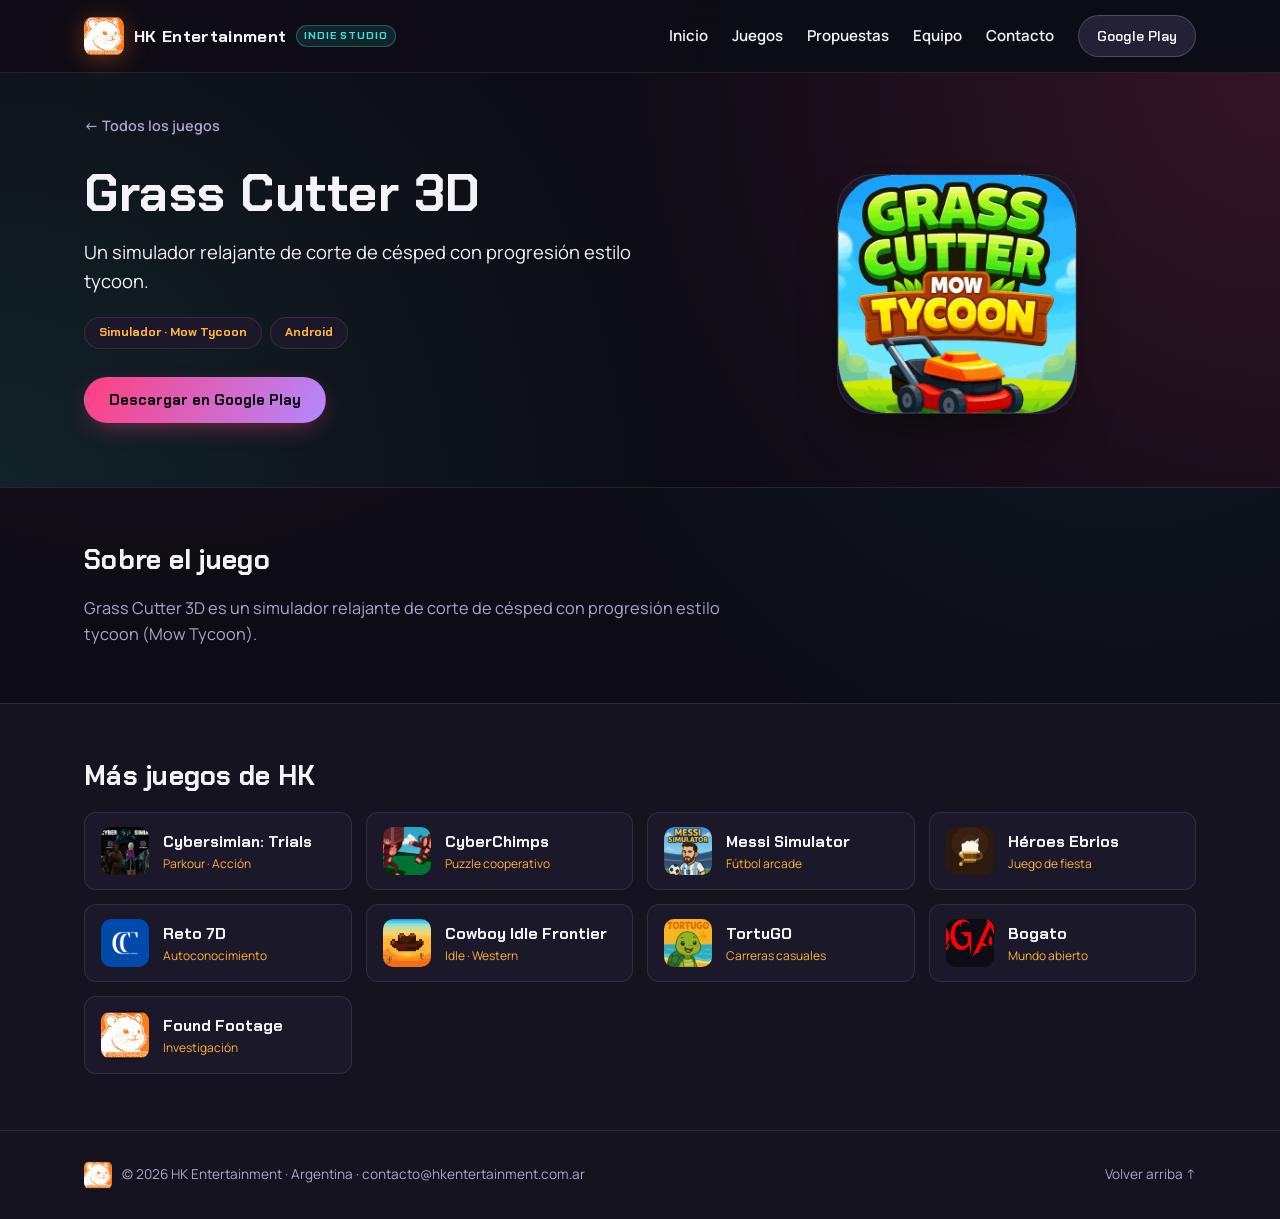
<file: catalogo/grass-cutter-3d/index.html>
<!DOCTYPE html>
<html lang="es">
<head>
<meta charset="UTF-8">
<meta name="viewport" content="width=device-width, initial-scale=1">
<title>Grass Cutter 3D — HK Entertainment</title>
<meta name="description" content="Grass Cutter 3D: simulador relajante de corte de césped con progresión estilo tycoon (Mow Tycoon) para Android. Disponible en Google Play.">
<link rel="canonical" href="https://hkentertainment.com.ar/catalogo/grass-cutter-3d/">
<meta property="og:type" content="website">
<meta property="og:site_name" content="HK Entertainment">
<meta property="og:locale" content="es_AR">
<meta property="og:title" content="Grass Cutter 3D — HK Entertainment">
<meta property="og:description" content="Grass Cutter 3D: simulador relajante de corte de césped con progresión estilo tycoon (Mow Tycoon) para Android. Disponible en Google Play.">
<meta property="og:url" content="https://hkentertainment.com.ar/catalogo/grass-cutter-3d/">
<meta property="og:image" content="https://hkentertainment.com.ar/src/grass-cutter.png">
<meta name="twitter:card" content="summary_large_image">
<link rel="icon" href="../../src/Logo%20HK%20c_hamster.png">
<link rel="preconnect" href="https://fonts.googleapis.com">
<link rel="preconnect" href="https://fonts.gstatic.com" crossorigin>
<link href="https://fonts.googleapis.com/css2?family=Chakra+Petch:wght@500;600;700&family=Manrope:wght@400;500;600;700&display=swap" rel="stylesheet">
<link rel="stylesheet" href="../../styles.css?v=2.1">
<link rel="stylesheet" href="../../paginas-juego.css?v=2.1">
<script type="application/ld+json">
{
  "@context": "https://schema.org",
  "@type": "VideoGame",
  "name": "Grass Cutter 3D",
  "description": "Grass Cutter 3D: simulador relajante de corte de césped con progresión estilo tycoon (Mow Tycoon) para Android. Disponible en Google Play.",
  "url": "https://hkentertainment.com.ar/catalogo/grass-cutter-3d/",
  "image": "https://hkentertainment.com.ar/src/grass-cutter.png",
  "genre": "Simulador",
  "author": {
    "@type": "Organization",
    "name": "HK Entertainment",
    "url": "https://hkentertainment.com.ar/"
  },
  "publisher": {
    "@type": "Organization",
    "name": "HK Entertainment"
  },
  "gamePlatform": "Android"
}
</script>
</head>
<body>

<a class="skip-link" href="#contenido">Saltar al contenido</a>

<header class="site-header" id="top">
  <div class="wrap header-inner">
    <a class="logo" href="../../index.html" aria-label="HK Entertainment &ndash; inicio">
      <img class="logo-mark" src="../../src/Logo%20HK%20c_hamster.png" alt="Logo de HK Entertainment" width="42" height="42">
      <span class="logo-text">HK Entertainment</span>
      <span class="logo-badge">Indie Studio</span>
    </a>

    <button class="nav-toggle" id="navToggle" aria-expanded="false" aria-controls="primaryNav" aria-label="Abrir menú">
      <span></span><span></span><span></span>
    </button>

    <nav class="primary-nav" id="primaryNav">
      <a href="../../index.html#inicio">Inicio</a>
      <a href="../../index.html#juegos">Juegos</a>
      <a href="../../index.html#propuestas">Propuestas</a>
      <a href="../../index.html#equipo">Equipo</a>
      <a href="../../index.html#contacto">Contacto</a>
      <a class="nav-cta" href="https://play.google.com/store/apps/dev?id=6928241970397486127" target="_blank" rel="noopener">Google Play</a>
    </nav>
  </div>
</header>

<main id="contenido">

<section class="gp-hero">
  <div class="wrap">
    <a class="gp-back" href="../../index.html#juegos">&larr; Todos los juegos</a>
    <div class="gp-hero-grid">
      <div class="gp-hero-text">
        <h1 class="gp-title">Grass Cutter 3D</h1>
        <p class="gp-tagline">Un simulador relajante de corte de césped con progresión estilo tycoon.</p>
        <ul class="gp-badges"><li>Simulador · Mow Tycoon</li><li>Android</li></ul>
        <div class="gp-actions"><a class="btn btn-primary" href="https://play.google.com/store/apps/details?id=com.HKemtrentainment.Pasto" target="_blank" rel="noopener">Descargar en Google Play</a></div>
        
      </div>
      <img class="gp-media gp-media--icon" src="../../src/grass-cutter.png" alt="Arte de Grass Cutter 3D">
    </div>
  </div>
</section>

<section class="gp-section ">
  <div class="wrap">
    <h2>Sobre el juego</h2>
    <div class="gp-prose"><p>Grass Cutter 3D es un simulador relajante de corte de césped con progresión estilo tycoon (Mow Tycoon).</p></div>
  </div>
</section>

<section class="gp-section gp-section--alt">
  <div class="wrap">
    <h2>Más juegos de HK</h2>
    <div class="gp-others"><a class="gp-other" href="../cybersimian-trials/"><img src="../../src/cybersimian.jpg" alt="" loading="lazy"><span><strong>Cybersimian: Trials</strong><small>Parkour · Acción</small></span></a><a class="gp-other" href="../cyberchimps/"><img src="../../src/cyberchimps.jpg" alt="" loading="lazy"><span><strong>CyberChimps</strong><small>Puzzle cooperativo</small></span></a><a class="gp-other" href="../messi-simulator/"><img src="../../src/messi-simulator.png" alt="" loading="lazy"><span><strong>Messi Simulator</strong><small>Fútbol arcade</small></span></a><a class="gp-other" href="../heroes-ebrios/"><img src="../../src/heroes-ebrios.png" alt="" loading="lazy"><span><strong>Héroes Ebrios</strong><small>Juego de fiesta</small></span></a><a class="gp-other" href="../reto-7d/"><img src="../../src/reto-7d.png" alt="" loading="lazy"><span><strong>Reto 7D</strong><small>Autoconocimiento</small></span></a><a class="gp-other" href="../cowboy-idle-frontier/"><img src="../../src/cowboy-idle.png" alt="" loading="lazy"><span><strong>Cowboy Idle Frontier</strong><small>Idle · Western</small></span></a><a class="gp-other" href="../tortugo/"><img src="../../src/tortugo.png" alt="" loading="lazy"><span><strong>TortuGO</strong><small>Carreras casuales</small></span></a><a class="gp-other" href="../bogato/"><img src="../../src/BogatoLogo.png" alt="" loading="lazy"><span><strong>Bogato</strong><small>Mundo abierto</small></span></a><a class="gp-other" href="../found-footage/"><img src="../../src/Logo%20HK%20c_hamster.png" alt="" loading="lazy"><span><strong>Found Footage</strong><small>Investigación</small></span></a></div>
  </div>
</section>
</main>

<footer class="site-footer">
  <div class="wrap footer-inner">
    <div class="footer-brand">
      <img src="../../src/Logo%20HK%20c_hamster.png" alt="" width="28" height="28">
      <p>&copy; <span id="year"></span> HK Entertainment &middot; Argentina &middot; <a href="mailto:contacto@hkentertainment.com.ar">contacto@hkentertainment.com.ar</a></p>
    </div>
    <a href="#top">Volver arriba &uarr;</a>
  </div>
</footer>

<script src="../../script.js?v=2.1"></script>
<script src="../../video-loop.js?v=2.1" defer></script>
</body>
</html>
</file>
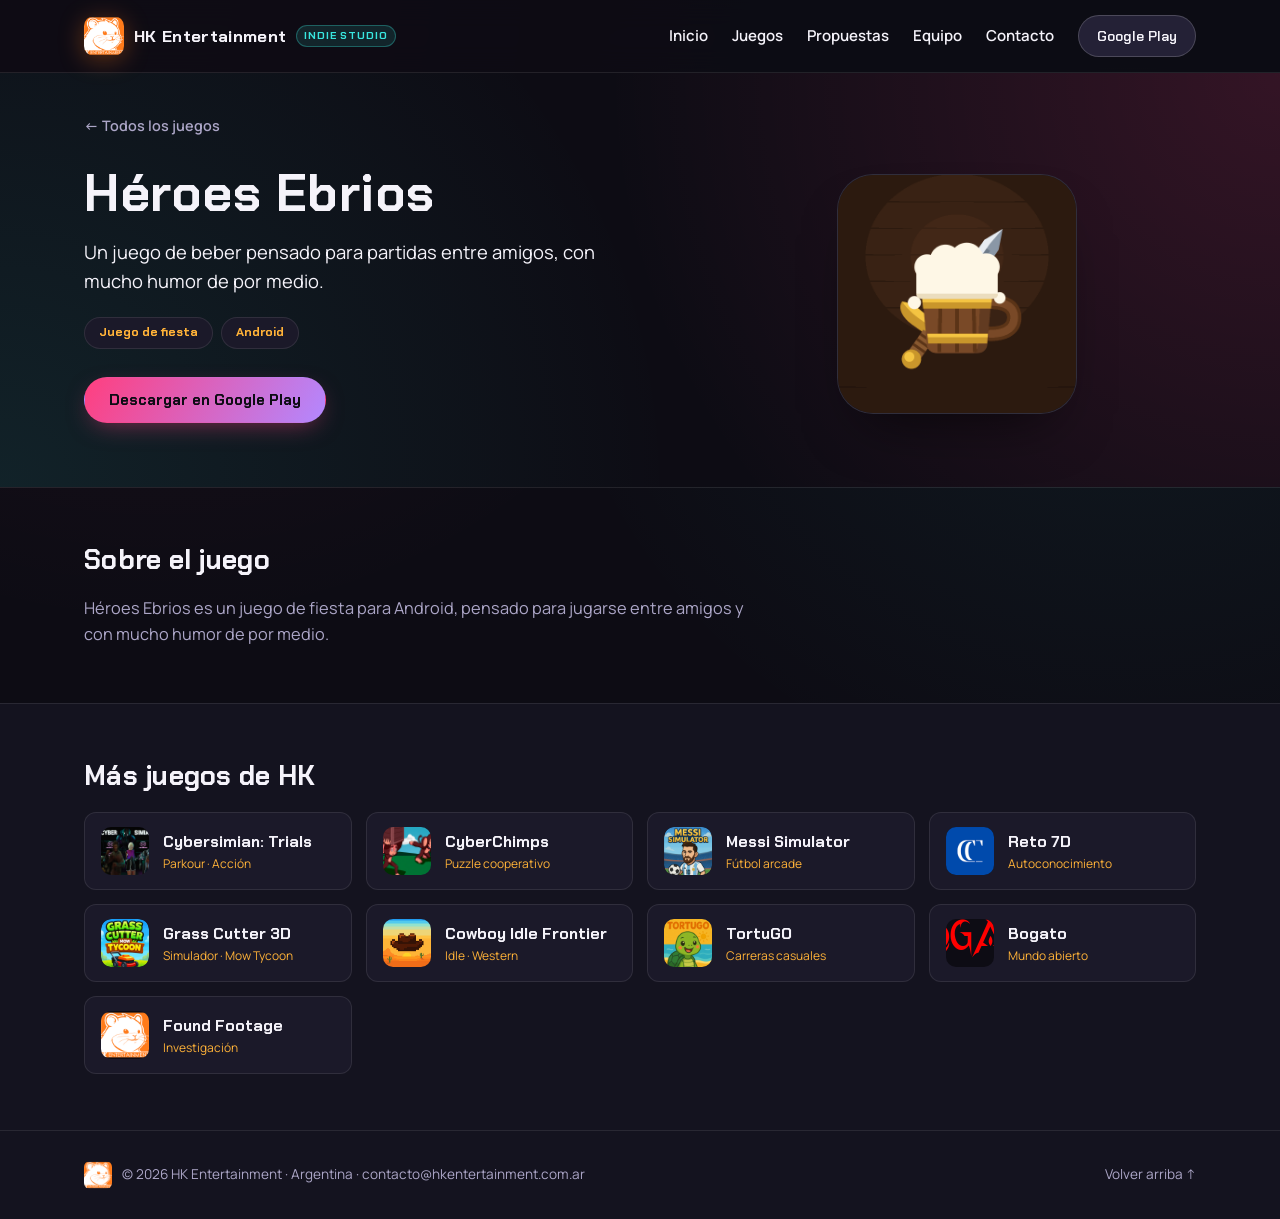
<file: catalogo/heroes-ebrios/index.html>
<!DOCTYPE html>
<html lang="es">
<head>
<meta charset="UTF-8">
<meta name="viewport" content="width=device-width, initial-scale=1">
<title>Héroes Ebrios — HK Entertainment</title>
<meta name="description" content="Héroes Ebrios: juego de fiesta para Android pensado para partidas entre amigos, con mucho humor. Disponible en Google Play.">
<link rel="canonical" href="https://hkentertainment.com.ar/catalogo/heroes-ebrios/">
<meta property="og:type" content="website">
<meta property="og:site_name" content="HK Entertainment">
<meta property="og:locale" content="es_AR">
<meta property="og:title" content="Héroes Ebrios — HK Entertainment">
<meta property="og:description" content="Héroes Ebrios: juego de fiesta para Android pensado para partidas entre amigos, con mucho humor. Disponible en Google Play.">
<meta property="og:url" content="https://hkentertainment.com.ar/catalogo/heroes-ebrios/">
<meta property="og:image" content="https://hkentertainment.com.ar/src/heroes-ebrios.png">
<meta name="twitter:card" content="summary_large_image">
<link rel="icon" href="../../src/Logo%20HK%20c_hamster.png">
<link rel="preconnect" href="https://fonts.googleapis.com">
<link rel="preconnect" href="https://fonts.gstatic.com" crossorigin>
<link href="https://fonts.googleapis.com/css2?family=Chakra+Petch:wght@500;600;700&family=Manrope:wght@400;500;600;700&display=swap" rel="stylesheet">
<link rel="stylesheet" href="../../styles.css?v=2.1">
<link rel="stylesheet" href="../../paginas-juego.css?v=2.1">
<script type="application/ld+json">
{
  "@context": "https://schema.org",
  "@type": "VideoGame",
  "name": "Héroes Ebrios",
  "description": "Héroes Ebrios: juego de fiesta para Android pensado para partidas entre amigos, con mucho humor. Disponible en Google Play.",
  "url": "https://hkentertainment.com.ar/catalogo/heroes-ebrios/",
  "image": "https://hkentertainment.com.ar/src/heroes-ebrios.png",
  "genre": "Juego de fiesta",
  "author": {
    "@type": "Organization",
    "name": "HK Entertainment",
    "url": "https://hkentertainment.com.ar/"
  },
  "publisher": {
    "@type": "Organization",
    "name": "HK Entertainment"
  },
  "gamePlatform": "Android"
}
</script>
</head>
<body>

<a class="skip-link" href="#contenido">Saltar al contenido</a>

<header class="site-header" id="top">
  <div class="wrap header-inner">
    <a class="logo" href="../../index.html" aria-label="HK Entertainment &ndash; inicio">
      <img class="logo-mark" src="../../src/Logo%20HK%20c_hamster.png" alt="Logo de HK Entertainment" width="42" height="42">
      <span class="logo-text">HK Entertainment</span>
      <span class="logo-badge">Indie Studio</span>
    </a>

    <button class="nav-toggle" id="navToggle" aria-expanded="false" aria-controls="primaryNav" aria-label="Abrir menú">
      <span></span><span></span><span></span>
    </button>

    <nav class="primary-nav" id="primaryNav">
      <a href="../../index.html#inicio">Inicio</a>
      <a href="../../index.html#juegos">Juegos</a>
      <a href="../../index.html#propuestas">Propuestas</a>
      <a href="../../index.html#equipo">Equipo</a>
      <a href="../../index.html#contacto">Contacto</a>
      <a class="nav-cta" href="https://play.google.com/store/apps/dev?id=6928241970397486127" target="_blank" rel="noopener">Google Play</a>
    </nav>
  </div>
</header>

<main id="contenido">

<section class="gp-hero">
  <div class="wrap">
    <a class="gp-back" href="../../index.html#juegos">&larr; Todos los juegos</a>
    <div class="gp-hero-grid">
      <div class="gp-hero-text">
        <h1 class="gp-title">Héroes Ebrios</h1>
        <p class="gp-tagline">Un juego de beber pensado para partidas entre amigos, con mucho humor de por medio.</p>
        <ul class="gp-badges"><li>Juego de fiesta</li><li>Android</li></ul>
        <div class="gp-actions"><a class="btn btn-primary" href="https://play.google.com/store/apps/details?id=com.HKemtrentainment.heroesebrios" target="_blank" rel="noopener">Descargar en Google Play</a></div>
        
      </div>
      <img class="gp-media gp-media--icon" src="../../src/heroes-ebrios.png" alt="Arte de Héroes Ebrios">
    </div>
  </div>
</section>

<section class="gp-section ">
  <div class="wrap">
    <h2>Sobre el juego</h2>
    <div class="gp-prose"><p>Héroes Ebrios es un juego de fiesta para Android, pensado para jugarse entre amigos y con mucho humor de por medio.</p></div>
  </div>
</section>

<section class="gp-section gp-section--alt">
  <div class="wrap">
    <h2>Más juegos de HK</h2>
    <div class="gp-others"><a class="gp-other" href="../cybersimian-trials/"><img src="../../src/cybersimian.jpg" alt="" loading="lazy"><span><strong>Cybersimian: Trials</strong><small>Parkour · Acción</small></span></a><a class="gp-other" href="../cyberchimps/"><img src="../../src/cyberchimps.jpg" alt="" loading="lazy"><span><strong>CyberChimps</strong><small>Puzzle cooperativo</small></span></a><a class="gp-other" href="../messi-simulator/"><img src="../../src/messi-simulator.png" alt="" loading="lazy"><span><strong>Messi Simulator</strong><small>Fútbol arcade</small></span></a><a class="gp-other" href="../reto-7d/"><img src="../../src/reto-7d.png" alt="" loading="lazy"><span><strong>Reto 7D</strong><small>Autoconocimiento</small></span></a><a class="gp-other" href="../grass-cutter-3d/"><img src="../../src/grass-cutter.png" alt="" loading="lazy"><span><strong>Grass Cutter 3D</strong><small>Simulador · Mow Tycoon</small></span></a><a class="gp-other" href="../cowboy-idle-frontier/"><img src="../../src/cowboy-idle.png" alt="" loading="lazy"><span><strong>Cowboy Idle Frontier</strong><small>Idle · Western</small></span></a><a class="gp-other" href="../tortugo/"><img src="../../src/tortugo.png" alt="" loading="lazy"><span><strong>TortuGO</strong><small>Carreras casuales</small></span></a><a class="gp-other" href="../bogato/"><img src="../../src/BogatoLogo.png" alt="" loading="lazy"><span><strong>Bogato</strong><small>Mundo abierto</small></span></a><a class="gp-other" href="../found-footage/"><img src="../../src/Logo%20HK%20c_hamster.png" alt="" loading="lazy"><span><strong>Found Footage</strong><small>Investigación</small></span></a></div>
  </div>
</section>
</main>

<footer class="site-footer">
  <div class="wrap footer-inner">
    <div class="footer-brand">
      <img src="../../src/Logo%20HK%20c_hamster.png" alt="" width="28" height="28">
      <p>&copy; <span id="year"></span> HK Entertainment &middot; Argentina &middot; <a href="mailto:contacto@hkentertainment.com.ar">contacto@hkentertainment.com.ar</a></p>
    </div>
    <a href="#top">Volver arriba &uarr;</a>
  </div>
</footer>

<script src="../../script.js?v=2.1"></script>
<script src="../../video-loop.js?v=2.1" defer></script>
</body>
</html>
</file>
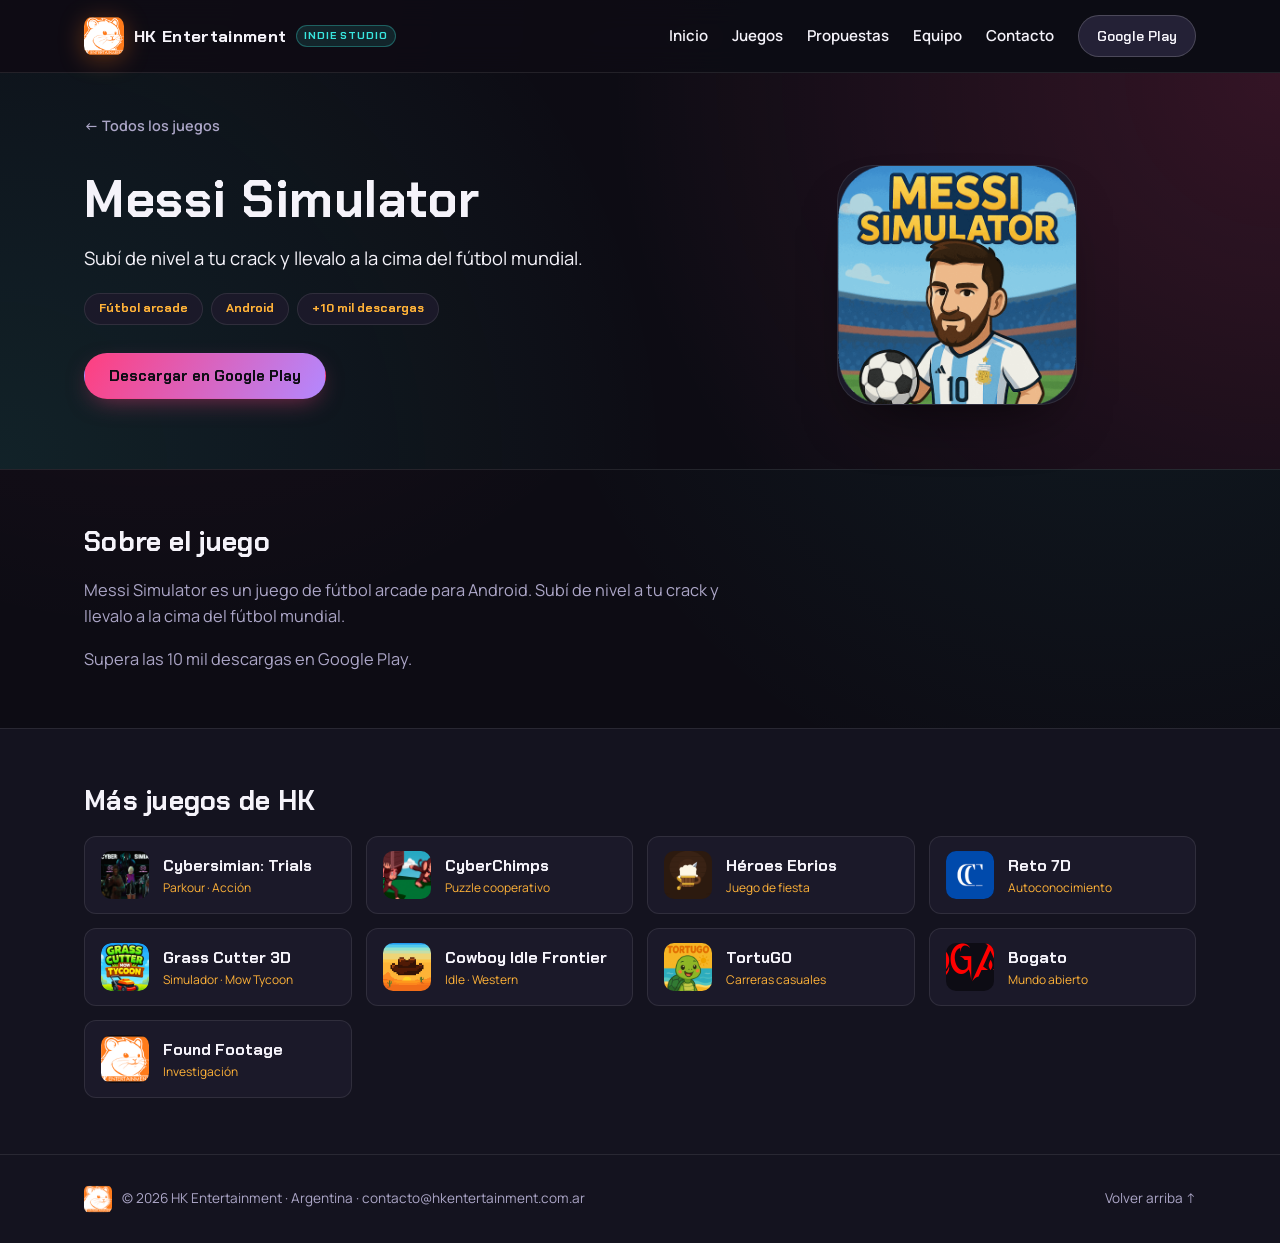
<file: catalogo/messi-simulator/index.html>
<!DOCTYPE html>
<html lang="es">
<head>
<meta charset="UTF-8">
<meta name="viewport" content="width=device-width, initial-scale=1">
<title>Messi Simulator — HK Entertainment</title>
<meta name="description" content="Messi Simulator: juego de fútbol arcade para Android con más de 10 mil descargas. Subí de nivel a tu crack y llevalo a la cima del fútbol mundial.">
<link rel="canonical" href="https://hkentertainment.com.ar/catalogo/messi-simulator/">
<meta property="og:type" content="website">
<meta property="og:site_name" content="HK Entertainment">
<meta property="og:locale" content="es_AR">
<meta property="og:title" content="Messi Simulator — HK Entertainment">
<meta property="og:description" content="Messi Simulator: juego de fútbol arcade para Android con más de 10 mil descargas. Subí de nivel a tu crack y llevalo a la cima del fútbol mundial.">
<meta property="og:url" content="https://hkentertainment.com.ar/catalogo/messi-simulator/">
<meta property="og:image" content="https://hkentertainment.com.ar/src/messi-simulator.png">
<meta name="twitter:card" content="summary_large_image">
<link rel="icon" href="../../src/Logo%20HK%20c_hamster.png">
<link rel="preconnect" href="https://fonts.googleapis.com">
<link rel="preconnect" href="https://fonts.gstatic.com" crossorigin>
<link href="https://fonts.googleapis.com/css2?family=Chakra+Petch:wght@500;600;700&family=Manrope:wght@400;500;600;700&display=swap" rel="stylesheet">
<link rel="stylesheet" href="../../styles.css?v=2.1">
<link rel="stylesheet" href="../../paginas-juego.css?v=2.1">
<script type="application/ld+json">
{
  "@context": "https://schema.org",
  "@type": "VideoGame",
  "name": "Messi Simulator",
  "description": "Messi Simulator: juego de fútbol arcade para Android con más de 10 mil descargas. Subí de nivel a tu crack y llevalo a la cima del fútbol mundial.",
  "url": "https://hkentertainment.com.ar/catalogo/messi-simulator/",
  "image": "https://hkentertainment.com.ar/src/messi-simulator.png",
  "genre": "Deportes",
  "author": {
    "@type": "Organization",
    "name": "HK Entertainment",
    "url": "https://hkentertainment.com.ar/"
  },
  "publisher": {
    "@type": "Organization",
    "name": "HK Entertainment"
  },
  "gamePlatform": "Android"
}
</script>
</head>
<body>

<a class="skip-link" href="#contenido">Saltar al contenido</a>

<header class="site-header" id="top">
  <div class="wrap header-inner">
    <a class="logo" href="../../index.html" aria-label="HK Entertainment &ndash; inicio">
      <img class="logo-mark" src="../../src/Logo%20HK%20c_hamster.png" alt="Logo de HK Entertainment" width="42" height="42">
      <span class="logo-text">HK Entertainment</span>
      <span class="logo-badge">Indie Studio</span>
    </a>

    <button class="nav-toggle" id="navToggle" aria-expanded="false" aria-controls="primaryNav" aria-label="Abrir menú">
      <span></span><span></span><span></span>
    </button>

    <nav class="primary-nav" id="primaryNav">
      <a href="../../index.html#inicio">Inicio</a>
      <a href="../../index.html#juegos">Juegos</a>
      <a href="../../index.html#propuestas">Propuestas</a>
      <a href="../../index.html#equipo">Equipo</a>
      <a href="../../index.html#contacto">Contacto</a>
      <a class="nav-cta" href="https://play.google.com/store/apps/dev?id=6928241970397486127" target="_blank" rel="noopener">Google Play</a>
    </nav>
  </div>
</header>

<main id="contenido">

<section class="gp-hero">
  <div class="wrap">
    <a class="gp-back" href="../../index.html#juegos">&larr; Todos los juegos</a>
    <div class="gp-hero-grid">
      <div class="gp-hero-text">
        <h1 class="gp-title">Messi Simulator</h1>
        <p class="gp-tagline">Subí de nivel a tu crack y llevalo a la cima del fútbol mundial.</p>
        <ul class="gp-badges"><li>Fútbol arcade</li><li>Android</li><li>+10 mil descargas</li></ul>
        <div class="gp-actions"><a class="btn btn-primary" href="https://play.google.com/store/apps/details?id=com.HKemtrentainment.MessiSimulator" target="_blank" rel="noopener">Descargar en Google Play</a></div>
        
      </div>
      <img class="gp-media gp-media--icon" src="../../src/messi-simulator.png" alt="Arte de Messi Simulator">
    </div>
  </div>
</section>

<section class="gp-section ">
  <div class="wrap">
    <h2>Sobre el juego</h2>
    <div class="gp-prose"><p>Messi Simulator es un juego de fútbol arcade para Android. Subí de nivel a tu crack y llevalo a la cima del fútbol mundial.</p><p>Supera las 10 mil descargas en Google Play.</p></div>
  </div>
</section>

<section class="gp-section gp-section--alt">
  <div class="wrap">
    <h2>Más juegos de HK</h2>
    <div class="gp-others"><a class="gp-other" href="../cybersimian-trials/"><img src="../../src/cybersimian.jpg" alt="" loading="lazy"><span><strong>Cybersimian: Trials</strong><small>Parkour · Acción</small></span></a><a class="gp-other" href="../cyberchimps/"><img src="../../src/cyberchimps.jpg" alt="" loading="lazy"><span><strong>CyberChimps</strong><small>Puzzle cooperativo</small></span></a><a class="gp-other" href="../heroes-ebrios/"><img src="../../src/heroes-ebrios.png" alt="" loading="lazy"><span><strong>Héroes Ebrios</strong><small>Juego de fiesta</small></span></a><a class="gp-other" href="../reto-7d/"><img src="../../src/reto-7d.png" alt="" loading="lazy"><span><strong>Reto 7D</strong><small>Autoconocimiento</small></span></a><a class="gp-other" href="../grass-cutter-3d/"><img src="../../src/grass-cutter.png" alt="" loading="lazy"><span><strong>Grass Cutter 3D</strong><small>Simulador · Mow Tycoon</small></span></a><a class="gp-other" href="../cowboy-idle-frontier/"><img src="../../src/cowboy-idle.png" alt="" loading="lazy"><span><strong>Cowboy Idle Frontier</strong><small>Idle · Western</small></span></a><a class="gp-other" href="../tortugo/"><img src="../../src/tortugo.png" alt="" loading="lazy"><span><strong>TortuGO</strong><small>Carreras casuales</small></span></a><a class="gp-other" href="../bogato/"><img src="../../src/BogatoLogo.png" alt="" loading="lazy"><span><strong>Bogato</strong><small>Mundo abierto</small></span></a><a class="gp-other" href="../found-footage/"><img src="../../src/Logo%20HK%20c_hamster.png" alt="" loading="lazy"><span><strong>Found Footage</strong><small>Investigación</small></span></a></div>
  </div>
</section>
</main>

<footer class="site-footer">
  <div class="wrap footer-inner">
    <div class="footer-brand">
      <img src="../../src/Logo%20HK%20c_hamster.png" alt="" width="28" height="28">
      <p>&copy; <span id="year"></span> HK Entertainment &middot; Argentina &middot; <a href="mailto:contacto@hkentertainment.com.ar">contacto@hkentertainment.com.ar</a></p>
    </div>
    <a href="#top">Volver arriba &uarr;</a>
  </div>
</footer>

<script src="../../script.js?v=2.1"></script>
<script src="../../video-loop.js?v=2.1" defer></script>
</body>
</html>
</file>
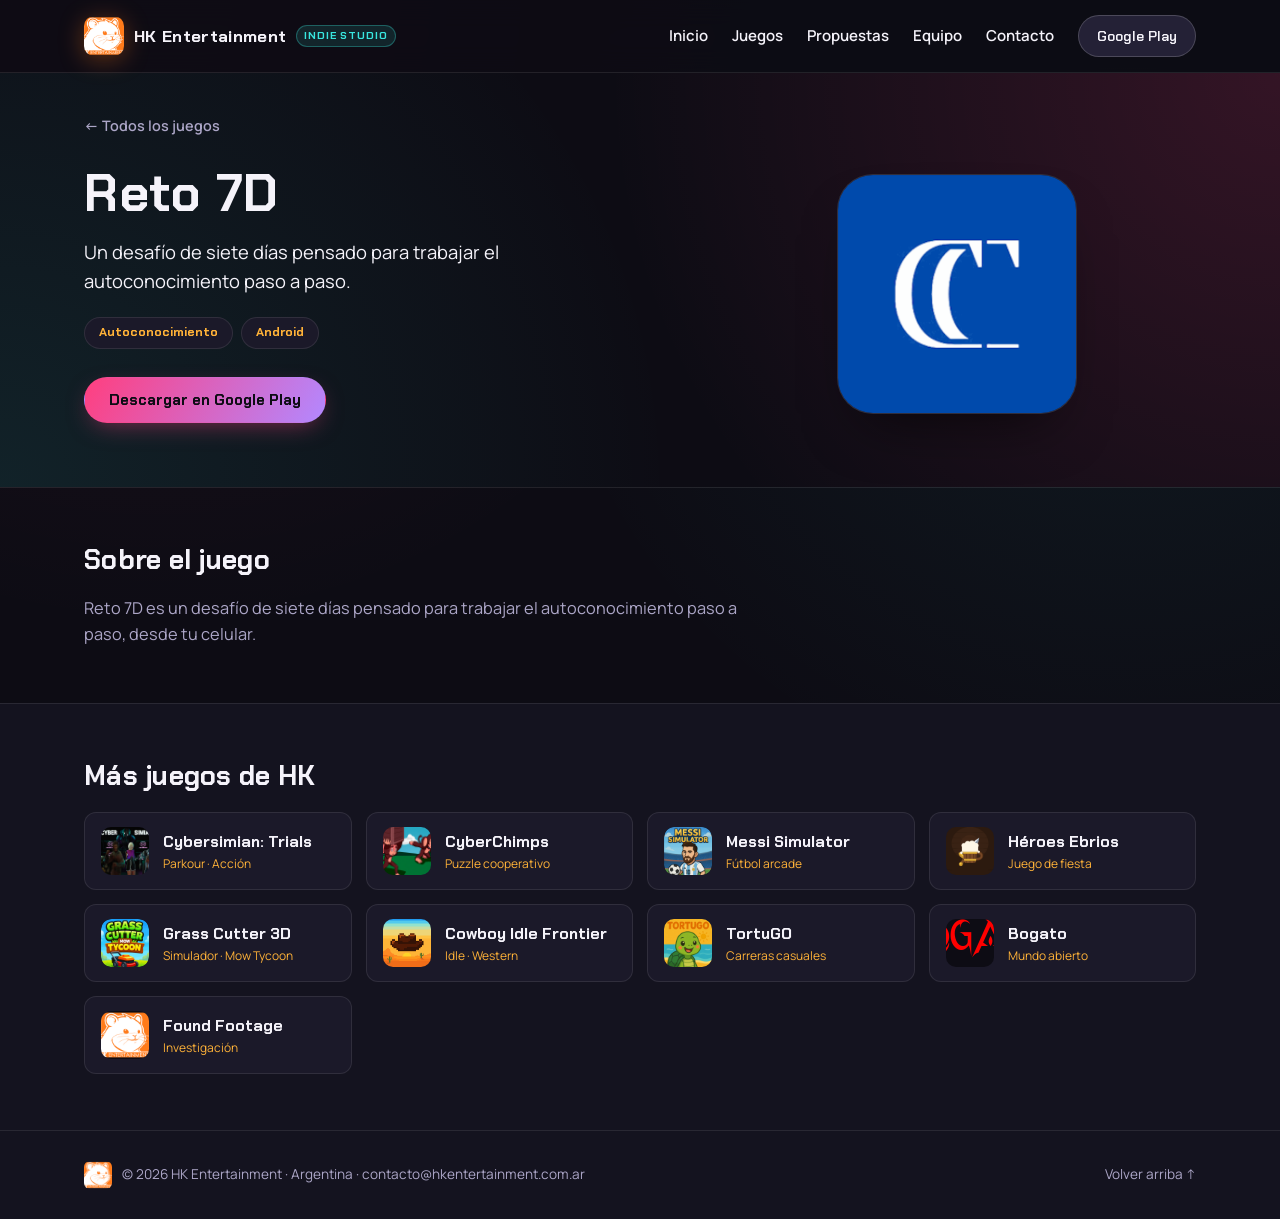
<file: catalogo/reto-7d/index.html>
<!DOCTYPE html>
<html lang="es">
<head>
<meta charset="UTF-8">
<meta name="viewport" content="width=device-width, initial-scale=1">
<title>Reto 7D — HK Entertainment</title>
<meta name="description" content="Reto 7D: app de autoconocimiento para Android. Un desafío de siete días para trabajar paso a paso. Disponible en Google Play.">
<link rel="canonical" href="https://hkentertainment.com.ar/catalogo/reto-7d/">
<meta property="og:type" content="website">
<meta property="og:site_name" content="HK Entertainment">
<meta property="og:locale" content="es_AR">
<meta property="og:title" content="Reto 7D — HK Entertainment">
<meta property="og:description" content="Reto 7D: app de autoconocimiento para Android. Un desafío de siete días para trabajar paso a paso. Disponible en Google Play.">
<meta property="og:url" content="https://hkentertainment.com.ar/catalogo/reto-7d/">
<meta property="og:image" content="https://hkentertainment.com.ar/src/reto-7d.png">
<meta name="twitter:card" content="summary_large_image">
<link rel="icon" href="../../src/Logo%20HK%20c_hamster.png">
<link rel="preconnect" href="https://fonts.googleapis.com">
<link rel="preconnect" href="https://fonts.gstatic.com" crossorigin>
<link href="https://fonts.googleapis.com/css2?family=Chakra+Petch:wght@500;600;700&family=Manrope:wght@400;500;600;700&display=swap" rel="stylesheet">
<link rel="stylesheet" href="../../styles.css?v=2.1">
<link rel="stylesheet" href="../../paginas-juego.css?v=2.1">
<script type="application/ld+json">
{
  "@context": "https://schema.org",
  "@type": "VideoGame",
  "name": "Reto 7D",
  "description": "Reto 7D: app de autoconocimiento para Android. Un desafío de siete días para trabajar paso a paso. Disponible en Google Play.",
  "url": "https://hkentertainment.com.ar/catalogo/reto-7d/",
  "image": "https://hkentertainment.com.ar/src/reto-7d.png",
  "genre": "Autoconocimiento",
  "author": {
    "@type": "Organization",
    "name": "HK Entertainment",
    "url": "https://hkentertainment.com.ar/"
  },
  "publisher": {
    "@type": "Organization",
    "name": "HK Entertainment"
  },
  "gamePlatform": "Android"
}
</script>
</head>
<body>

<a class="skip-link" href="#contenido">Saltar al contenido</a>

<header class="site-header" id="top">
  <div class="wrap header-inner">
    <a class="logo" href="../../index.html" aria-label="HK Entertainment &ndash; inicio">
      <img class="logo-mark" src="../../src/Logo%20HK%20c_hamster.png" alt="Logo de HK Entertainment" width="42" height="42">
      <span class="logo-text">HK Entertainment</span>
      <span class="logo-badge">Indie Studio</span>
    </a>

    <button class="nav-toggle" id="navToggle" aria-expanded="false" aria-controls="primaryNav" aria-label="Abrir menú">
      <span></span><span></span><span></span>
    </button>

    <nav class="primary-nav" id="primaryNav">
      <a href="../../index.html#inicio">Inicio</a>
      <a href="../../index.html#juegos">Juegos</a>
      <a href="../../index.html#propuestas">Propuestas</a>
      <a href="../../index.html#equipo">Equipo</a>
      <a href="../../index.html#contacto">Contacto</a>
      <a class="nav-cta" href="https://play.google.com/store/apps/dev?id=6928241970397486127" target="_blank" rel="noopener">Google Play</a>
    </nav>
  </div>
</header>

<main id="contenido">

<section class="gp-hero">
  <div class="wrap">
    <a class="gp-back" href="../../index.html#juegos">&larr; Todos los juegos</a>
    <div class="gp-hero-grid">
      <div class="gp-hero-text">
        <h1 class="gp-title">Reto 7D</h1>
        <p class="gp-tagline">Un desafío de siete días pensado para trabajar el autoconocimiento paso a paso.</p>
        <ul class="gp-badges"><li>Autoconocimiento</li><li>Android</li></ul>
        <div class="gp-actions"><a class="btn btn-primary" href="https://play.google.com/store/apps/details?id=com.HKemtrentainment.retocoach" target="_blank" rel="noopener">Descargar en Google Play</a></div>
        
      </div>
      <img class="gp-media gp-media--icon" src="../../src/reto-7d.png" alt="Arte de Reto 7D">
    </div>
  </div>
</section>

<section class="gp-section ">
  <div class="wrap">
    <h2>Sobre el juego</h2>
    <div class="gp-prose"><p>Reto 7D es un desafío de siete días pensado para trabajar el autoconocimiento paso a paso, desde tu celular.</p></div>
  </div>
</section>

<section class="gp-section gp-section--alt">
  <div class="wrap">
    <h2>Más juegos de HK</h2>
    <div class="gp-others"><a class="gp-other" href="../cybersimian-trials/"><img src="../../src/cybersimian.jpg" alt="" loading="lazy"><span><strong>Cybersimian: Trials</strong><small>Parkour · Acción</small></span></a><a class="gp-other" href="../cyberchimps/"><img src="../../src/cyberchimps.jpg" alt="" loading="lazy"><span><strong>CyberChimps</strong><small>Puzzle cooperativo</small></span></a><a class="gp-other" href="../messi-simulator/"><img src="../../src/messi-simulator.png" alt="" loading="lazy"><span><strong>Messi Simulator</strong><small>Fútbol arcade</small></span></a><a class="gp-other" href="../heroes-ebrios/"><img src="../../src/heroes-ebrios.png" alt="" loading="lazy"><span><strong>Héroes Ebrios</strong><small>Juego de fiesta</small></span></a><a class="gp-other" href="../grass-cutter-3d/"><img src="../../src/grass-cutter.png" alt="" loading="lazy"><span><strong>Grass Cutter 3D</strong><small>Simulador · Mow Tycoon</small></span></a><a class="gp-other" href="../cowboy-idle-frontier/"><img src="../../src/cowboy-idle.png" alt="" loading="lazy"><span><strong>Cowboy Idle Frontier</strong><small>Idle · Western</small></span></a><a class="gp-other" href="../tortugo/"><img src="../../src/tortugo.png" alt="" loading="lazy"><span><strong>TortuGO</strong><small>Carreras casuales</small></span></a><a class="gp-other" href="../bogato/"><img src="../../src/BogatoLogo.png" alt="" loading="lazy"><span><strong>Bogato</strong><small>Mundo abierto</small></span></a><a class="gp-other" href="../found-footage/"><img src="../../src/Logo%20HK%20c_hamster.png" alt="" loading="lazy"><span><strong>Found Footage</strong><small>Investigación</small></span></a></div>
  </div>
</section>
</main>

<footer class="site-footer">
  <div class="wrap footer-inner">
    <div class="footer-brand">
      <img src="../../src/Logo%20HK%20c_hamster.png" alt="" width="28" height="28">
      <p>&copy; <span id="year"></span> HK Entertainment &middot; Argentina &middot; <a href="mailto:contacto@hkentertainment.com.ar">contacto@hkentertainment.com.ar</a></p>
    </div>
    <a href="#top">Volver arriba &uarr;</a>
  </div>
</footer>

<script src="../../script.js?v=2.1"></script>
<script src="../../video-loop.js?v=2.1" defer></script>
</body>
</html>
</file>
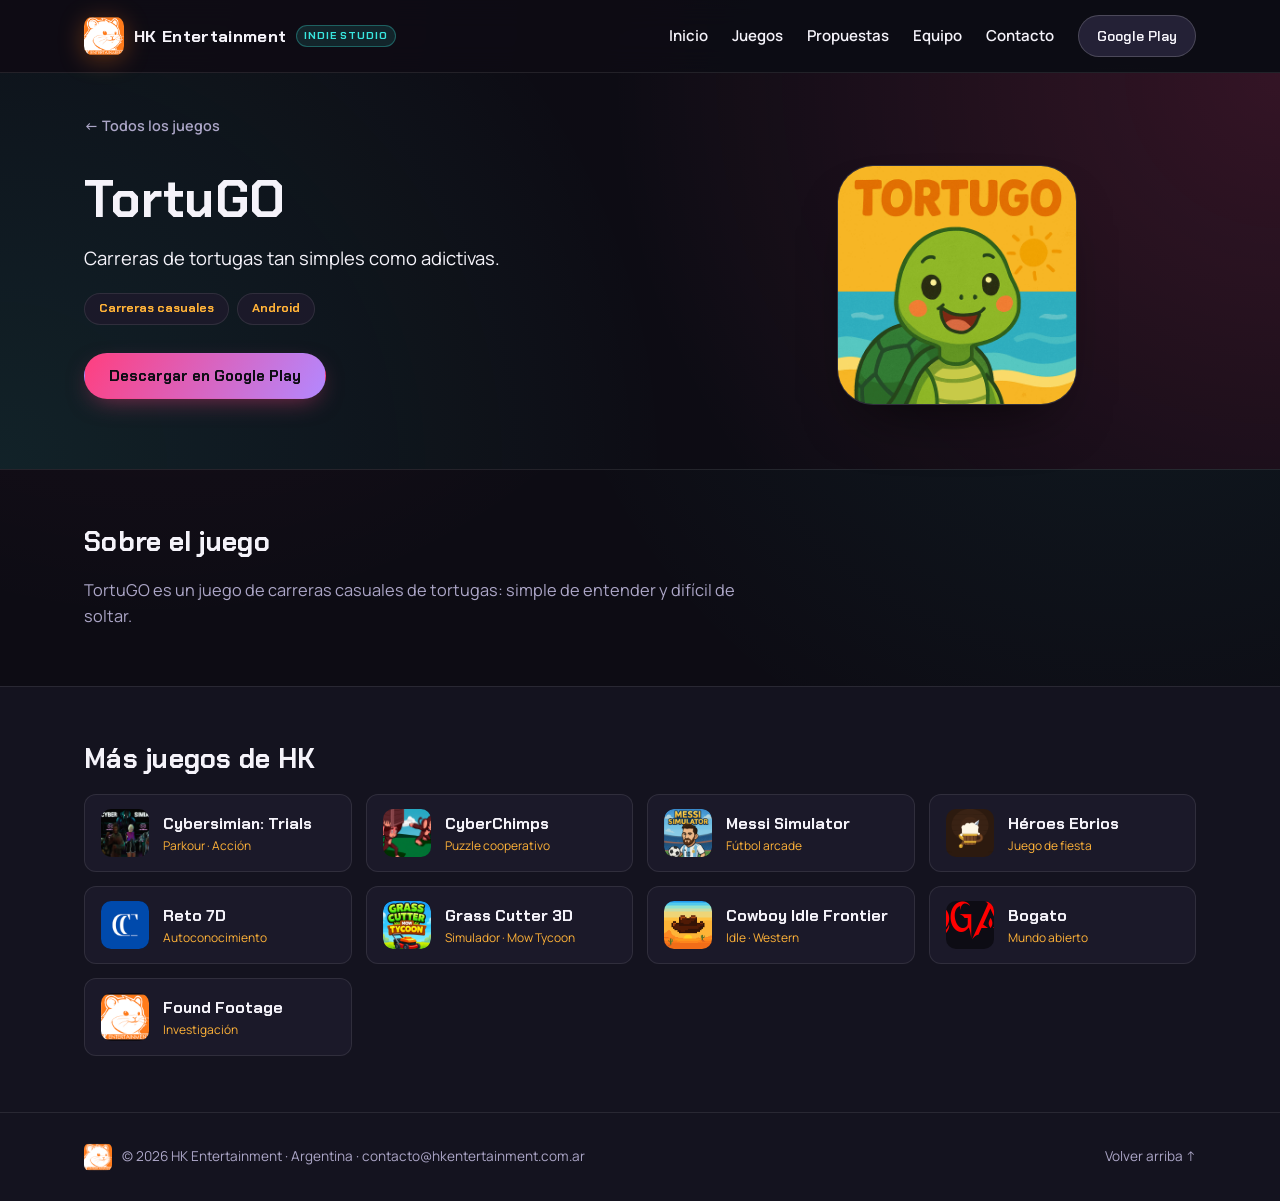
<file: catalogo/tortugo/index.html>
<!DOCTYPE html>
<html lang="es">
<head>
<meta charset="UTF-8">
<meta name="viewport" content="width=device-width, initial-scale=1">
<title>TortuGO — HK Entertainment</title>
<meta name="description" content="TortuGO: carreras casuales de tortugas, tan simples como adictivas, para Android. Disponible en Google Play.">
<link rel="canonical" href="https://hkentertainment.com.ar/catalogo/tortugo/">
<meta property="og:type" content="website">
<meta property="og:site_name" content="HK Entertainment">
<meta property="og:locale" content="es_AR">
<meta property="og:title" content="TortuGO — HK Entertainment">
<meta property="og:description" content="TortuGO: carreras casuales de tortugas, tan simples como adictivas, para Android. Disponible en Google Play.">
<meta property="og:url" content="https://hkentertainment.com.ar/catalogo/tortugo/">
<meta property="og:image" content="https://hkentertainment.com.ar/src/tortugo.png">
<meta name="twitter:card" content="summary_large_image">
<link rel="icon" href="../../src/Logo%20HK%20c_hamster.png">
<link rel="preconnect" href="https://fonts.googleapis.com">
<link rel="preconnect" href="https://fonts.gstatic.com" crossorigin>
<link href="https://fonts.googleapis.com/css2?family=Chakra+Petch:wght@500;600;700&family=Manrope:wght@400;500;600;700&display=swap" rel="stylesheet">
<link rel="stylesheet" href="../../styles.css?v=2.1">
<link rel="stylesheet" href="../../paginas-juego.css?v=2.1">
<script type="application/ld+json">
{
  "@context": "https://schema.org",
  "@type": "VideoGame",
  "name": "TortuGO",
  "description": "TortuGO: carreras casuales de tortugas, tan simples como adictivas, para Android. Disponible en Google Play.",
  "url": "https://hkentertainment.com.ar/catalogo/tortugo/",
  "image": "https://hkentertainment.com.ar/src/tortugo.png",
  "genre": "Carreras",
  "author": {
    "@type": "Organization",
    "name": "HK Entertainment",
    "url": "https://hkentertainment.com.ar/"
  },
  "publisher": {
    "@type": "Organization",
    "name": "HK Entertainment"
  },
  "gamePlatform": "Android"
}
</script>
</head>
<body>

<a class="skip-link" href="#contenido">Saltar al contenido</a>

<header class="site-header" id="top">
  <div class="wrap header-inner">
    <a class="logo" href="../../index.html" aria-label="HK Entertainment &ndash; inicio">
      <img class="logo-mark" src="../../src/Logo%20HK%20c_hamster.png" alt="Logo de HK Entertainment" width="42" height="42">
      <span class="logo-text">HK Entertainment</span>
      <span class="logo-badge">Indie Studio</span>
    </a>

    <button class="nav-toggle" id="navToggle" aria-expanded="false" aria-controls="primaryNav" aria-label="Abrir menú">
      <span></span><span></span><span></span>
    </button>

    <nav class="primary-nav" id="primaryNav">
      <a href="../../index.html#inicio">Inicio</a>
      <a href="../../index.html#juegos">Juegos</a>
      <a href="../../index.html#propuestas">Propuestas</a>
      <a href="../../index.html#equipo">Equipo</a>
      <a href="../../index.html#contacto">Contacto</a>
      <a class="nav-cta" href="https://play.google.com/store/apps/dev?id=6928241970397486127" target="_blank" rel="noopener">Google Play</a>
    </nav>
  </div>
</header>

<main id="contenido">

<section class="gp-hero">
  <div class="wrap">
    <a class="gp-back" href="../../index.html#juegos">&larr; Todos los juegos</a>
    <div class="gp-hero-grid">
      <div class="gp-hero-text">
        <h1 class="gp-title">TortuGO</h1>
        <p class="gp-tagline">Carreras de tortugas tan simples como adictivas.</p>
        <ul class="gp-badges"><li>Carreras casuales</li><li>Android</li></ul>
        <div class="gp-actions"><a class="btn btn-primary" href="https://play.google.com/store/apps/details?id=com.HKemtrentainment.TortuGO" target="_blank" rel="noopener">Descargar en Google Play</a></div>
        
      </div>
      <img class="gp-media gp-media--icon" src="../../src/tortugo.png" alt="Arte de TortuGO">
    </div>
  </div>
</section>

<section class="gp-section ">
  <div class="wrap">
    <h2>Sobre el juego</h2>
    <div class="gp-prose"><p>TortuGO es un juego de carreras casuales de tortugas: simple de entender y difícil de soltar.</p></div>
  </div>
</section>

<section class="gp-section gp-section--alt">
  <div class="wrap">
    <h2>Más juegos de HK</h2>
    <div class="gp-others"><a class="gp-other" href="../cybersimian-trials/"><img src="../../src/cybersimian.jpg" alt="" loading="lazy"><span><strong>Cybersimian: Trials</strong><small>Parkour · Acción</small></span></a><a class="gp-other" href="../cyberchimps/"><img src="../../src/cyberchimps.jpg" alt="" loading="lazy"><span><strong>CyberChimps</strong><small>Puzzle cooperativo</small></span></a><a class="gp-other" href="../messi-simulator/"><img src="../../src/messi-simulator.png" alt="" loading="lazy"><span><strong>Messi Simulator</strong><small>Fútbol arcade</small></span></a><a class="gp-other" href="../heroes-ebrios/"><img src="../../src/heroes-ebrios.png" alt="" loading="lazy"><span><strong>Héroes Ebrios</strong><small>Juego de fiesta</small></span></a><a class="gp-other" href="../reto-7d/"><img src="../../src/reto-7d.png" alt="" loading="lazy"><span><strong>Reto 7D</strong><small>Autoconocimiento</small></span></a><a class="gp-other" href="../grass-cutter-3d/"><img src="../../src/grass-cutter.png" alt="" loading="lazy"><span><strong>Grass Cutter 3D</strong><small>Simulador · Mow Tycoon</small></span></a><a class="gp-other" href="../cowboy-idle-frontier/"><img src="../../src/cowboy-idle.png" alt="" loading="lazy"><span><strong>Cowboy Idle Frontier</strong><small>Idle · Western</small></span></a><a class="gp-other" href="../bogato/"><img src="../../src/BogatoLogo.png" alt="" loading="lazy"><span><strong>Bogato</strong><small>Mundo abierto</small></span></a><a class="gp-other" href="../found-footage/"><img src="../../src/Logo%20HK%20c_hamster.png" alt="" loading="lazy"><span><strong>Found Footage</strong><small>Investigación</small></span></a></div>
  </div>
</section>
</main>

<footer class="site-footer">
  <div class="wrap footer-inner">
    <div class="footer-brand">
      <img src="../../src/Logo%20HK%20c_hamster.png" alt="" width="28" height="28">
      <p>&copy; <span id="year"></span> HK Entertainment &middot; Argentina &middot; <a href="mailto:contacto@hkentertainment.com.ar">contacto@hkentertainment.com.ar</a></p>
    </div>
    <a href="#top">Volver arriba &uarr;</a>
  </div>
</footer>

<script src="../../script.js?v=2.1"></script>
<script src="../../video-loop.js?v=2.1" defer></script>
</body>
</html>
</file>
<file: styles.css>
/* ---------------------------------------------------
   HK Entertainment — Hoja de estilos v2.1
   Estética indie cyberpunk / neon dark + Mobile First Polish
--------------------------------------------------- */

:root {
  --ink: #0d0c14;
  --ink-soft: #14131f;
  --panel: #1b1929;
  --panel-alt: #242136;
  --panel-glass: rgba(27, 25, 41, 0.78);
  --line: rgba(255, 255, 255, 0.09);
  --line-bright: rgba(255, 255, 255, 0.18);
  --text: #f5f3fa;
  --text-dim: #aca6c7;

  --pink: #ff3f7f;
  --cyan: #38e6df;
  --amber: #ffb238;
  --violet: #9d6cff;
  --orange-hk: #ff7a18;

  --font-display: 'Chakra Petch', sans-serif;
  --font-body: 'Manrope', sans-serif;

  --radius-xl: 22px;
  --radius-lg: 18px;
  --radius-md: 12px;
  --container: 1160px;
}

* { box-sizing: border-box; }

html {
  scroll-behavior: smooth;
  -webkit-text-size-adjust: 100%;
}

@media (prefers-reduced-motion: reduce) {
  html { scroll-behavior: auto; }
  *, *::before, *::after {
    animation-duration: 0.001ms !important;
    animation-iteration-count: 1 !important;
    transition-duration: 0.001ms !important;
  }
}

body {
  margin: 0;
  background-color: var(--ink);
  background-image:
    radial-gradient(circle at 12% 0%, rgba(255, 63, 127, 0.08), transparent 38%),
    radial-gradient(circle at 88% 18%, rgba(56, 230, 223, 0.07), transparent 40%);
  color: var(--text);
  font-family: var(--font-body);
  font-size: 16px;
  line-height: 1.6;
  -webkit-font-smoothing: antialiased;
  overflow-x: hidden;
}

img, video, iframe {
  max-width: 100%;
}

h1, h2, h3, h4 {
  font-family: var(--font-display);
  font-weight: 700;
  line-height: 1.15;
  margin: 0 0 0.5em;
  letter-spacing: 0.01em;
}

p { margin: 0 0 1em; color: var(--text-dim); }
p:last-child { margin-bottom: 0; }

a { color: var(--cyan); text-decoration: none; transition: color 0.15s ease; }
a:hover { color: var(--pink); }

ul { list-style: none; margin: 0; padding: 0; }

.wrap {
  max-width: var(--container);
  margin: 0 auto;
  padding: 0 24px;
}

.skip-link {
  position: absolute;
  left: -999px;
  top: 0;
  background: var(--pink);
  color: #0d0c14;
  font-weight: 700;
  padding: 10px 16px;
  border-radius: 0 0 8px 0;
  z-index: 999;
}
.skip-link:focus { left: 0; }

:focus-visible {
  outline: 2px solid var(--cyan);
  outline-offset: 3px;
}

/* ---------- Animación de entrada al hacer scroll ---------- */
.reveal {
  opacity: 1;
  transform: translateY(0);
  transition: opacity 0.55s cubic-bezier(0.22, 1, 0.36, 1), transform 0.55s cubic-bezier(0.22, 1, 0.36, 1);
}
.js-ready .reveal:not(.is-visible) {
  opacity: 0;
  transform: translateY(18px);
}

/* ---------- Botones ---------- */

.btn {
  display: inline-flex;
  align-items: center;
  justify-content: center;
  gap: 8px;
  padding: 13px 24px;
  border-radius: 999px;
  font-family: var(--font-display);
  font-weight: 700;
  font-size: 0.95rem;
  line-height: 1.2;
  text-align: center;
  border: 1px solid transparent;
  cursor: pointer;
  transition: transform 0.18s ease, box-shadow 0.18s ease, background 0.18s ease, color 0.18s ease, border-color 0.18s ease;
}
.btn:hover { transform: translateY(-2px); }

.btn-primary {
  background: linear-gradient(120deg, var(--pink), #b388ff);
  color: #0d0c14;
  box-shadow: 0 8px 24px -8px rgba(255, 63, 127, 0.5);
}
.btn-primary:hover {
  color: #0d0c14;
  box-shadow: 0 12px 32px -6px rgba(255, 63, 127, 0.7);
}

.btn-ghost {
  background: rgba(255, 255, 255, 0.03);
  border-color: var(--line-bright);
  color: var(--text);
}
.btn-ghost:hover {
  border-color: var(--cyan);
  color: var(--cyan);
  background: rgba(56, 230, 223, 0.06);
}

.btn-outline {
  background: rgba(56, 230, 223, 0.06);
  border-color: var(--cyan);
  color: var(--cyan);
}
.btn-outline:hover {
  background: var(--cyan);
  color: #0d0c14;
  box-shadow: 0 10px 26px -8px rgba(56, 230, 223, 0.55);
}

.btn-sm {
  padding: 9px 18px;
  font-size: 0.85rem;
}

/* ---------- Header ---------- */

.site-header {
  position: sticky;
  top: 0;
  z-index: 100;
  background: rgba(13, 12, 20, 0.88);
  backdrop-filter: blur(14px);
  -webkit-backdrop-filter: blur(14px);
  border-bottom: 1px solid var(--line);
}

.header-inner {
  display: flex;
  align-items: center;
  justify-content: space-between;
  height: 72px;
  gap: 12px;
}

.logo {
  display: inline-flex;
  align-items: center;
  gap: 10px;
  color: var(--text);
  min-width: 0;
}
.logo:hover { color: var(--text); }
.logo-mark {
  width: 40px;
  height: 40px;
  border-radius: 10px;
  object-fit: contain;
  flex: none;
  filter: drop-shadow(0 4px 12px rgba(255, 122, 24, 0.35));
  transition: transform 0.2s ease;
}
.logo:hover .logo-mark {
  transform: rotate(-5deg) scale(1.06);
}
.logo-text {
  font-family: var(--font-display);
  font-weight: 700;
  font-size: 1.05rem;
  letter-spacing: 0.02em;
  white-space: nowrap;
}
.logo-badge {
  font-size: 0.66rem;
  font-family: var(--font-display);
  font-weight: 700;
  text-transform: uppercase;
  letter-spacing: 0.08em;
  padding: 2px 7px;
  border-radius: 999px;
  background: rgba(56, 230, 223, 0.12);
  color: var(--cyan);
  border: 1px solid rgba(56, 230, 223, 0.3);
  white-space: nowrap;
}

.nav-toggle {
  display: none;
  flex-direction: column;
  justify-content: center;
  align-items: center;
  gap: 5px;
  width: 40px;
  height: 40px;
  background: var(--panel);
  border: 1px solid var(--line-bright);
  border-radius: 10px;
  cursor: pointer;
  padding: 0;
  flex: none;
}
.nav-toggle span {
  width: 20px;
  height: 2px;
  background: var(--text);
  display: block;
  border-radius: 2px;
  transition: transform 0.2s ease, opacity 0.2s ease;
}
.nav-toggle[aria-expanded="true"] span:nth-child(1) {
  transform: translateY(7px) rotate(45deg);
}
.nav-toggle[aria-expanded="true"] span:nth-child(2) {
  opacity: 0;
}
.nav-toggle[aria-expanded="true"] span:nth-child(3) {
  transform: translateY(-7px) rotate(-45deg);
}

.primary-nav {
  display: flex;
  align-items: center;
  gap: 24px;
}
.primary-nav a {
  color: var(--text);
  font-size: 0.94rem;
  font-weight: 600;
}
.primary-nav a:hover { color: var(--cyan); }

.header-actions {
  display: flex;
  align-items: center;
  gap: 8px;
  flex: none;
}

.lang-switch {
  display: inline-flex;
  align-items: center;
  justify-content: center;
  height: 36px;
  padding: 0 12px;
  border-radius: 999px;
  background: var(--panel);
  border: 1px solid var(--line-bright);
  color: var(--text);
  font-family: var(--font-display);
  font-size: 0.78rem;
  font-weight: 700;
  cursor: pointer;
  white-space: nowrap;
  transition: border-color 0.15s ease, color 0.15s ease;
}
.lang-switch:hover {
  border-color: var(--cyan);
  color: var(--cyan);
}

.nav-cta {
  padding: 9px 18px;
  border-radius: 999px;
  background: var(--panel-alt);
  border: 1px solid var(--line-bright);
  font-family: var(--font-display);
  font-weight: 700;
  font-size: 0.88rem !important;
  white-space: nowrap;
}
.nav-cta:hover {
  border-color: var(--cyan);
  color: var(--cyan);
}

/* ---------- Hero v2.1 (Split Layout + Mobile-Safe Showcase) ---------- */

.hero {
  position: relative;
  padding: 68px 0 76px;
  overflow: hidden;
}

.hero-bg {
  position: absolute;
  inset: 0;
  z-index: 0;
  pointer-events: none;
  background:
    radial-gradient(circle at 78% 35%, rgba(255, 63, 127, 0.16), transparent 48%),
    radial-gradient(circle at 20% 80%, rgba(56, 230, 223, 0.12), transparent 48%);
}

.hero-grid-overlay {
  position: absolute;
  inset: 0;
  background-image:
    linear-gradient(to right, rgba(255, 255, 255, 0.03) 1px, transparent 1px),
    linear-gradient(to bottom, rgba(255, 255, 255, 0.03) 1px, transparent 1px);
  background-size: 48px 48px;
  mask-image: radial-gradient(ellipse at center, black 35%, transparent 80%);
  -webkit-mask-image: radial-gradient(ellipse at center, black 35%, transparent 80%);
}

.hero-hexes {
  width: 100%;
  height: 100%;
}
.hex {
  fill: none;
  stroke-width: 1.4;
}
.hex-a { stroke: var(--pink); opacity: 0.35; animation: float-a 14s ease-in-out infinite; }
.hex-b { stroke: var(--cyan); opacity: 0.3; animation: float-b 18s ease-in-out infinite; }
.hex-c { stroke: var(--violet); opacity: 0.28; animation: float-a 16s ease-in-out infinite reverse; }
.hex-d { stroke: var(--amber); opacity: 0.25; animation: float-b 12s ease-in-out infinite reverse; }

@keyframes float-a {
  0%, 100% { transform: translateY(0px); }
  50% { transform: translateY(22px); }
}
@keyframes float-b {
  0%, 100% { transform: translateY(0px); }
  50% { transform: translateY(-18px); }
}

.hero-inner {
  position: relative;
  z-index: 1;
}

.hero-split {
  display: grid;
  grid-template-columns: 1.08fr 0.92fr;
  gap: 44px;
  align-items: center;
  margin-bottom: 52px;
}

.hero-kicker {
  display: inline-flex;
  align-items: center;
  gap: 8px;
  color: var(--cyan);
  font-family: var(--font-display);
  font-weight: 700;
  font-size: 0.82rem;
  letter-spacing: 0.04em;
  text-transform: uppercase;
  padding: 6px 14px;
  border-radius: 999px;
  background: rgba(56, 230, 223, 0.08);
  border: 1px solid rgba(56, 230, 223, 0.28);
  margin-bottom: 18px;
  max-width: 100%;
}

.pulse-dot {
  flex: none;
  width: 8px;
  height: 8px;
  border-radius: 50%;
  background: var(--cyan);
  box-shadow: 0 0 10px var(--cyan);
  animation: pulse-glow 2s infinite;
}
@keyframes pulse-glow {
  0%, 100% { opacity: 1; transform: scale(1); }
  50% { opacity: 0.45; transform: scale(1.25); }
}

.hero-title {
  font-size: clamp(2rem, 4.5vw, 3.45rem);
  max-width: 16ch;
  color: var(--text);
  margin-bottom: 18px;
}

.text-gradient {
  background: linear-gradient(120deg, var(--pink), var(--cyan));
  -webkit-background-clip: text;
  background-clip: text;
  color: transparent;
}

.hero-sub {
  max-width: 54ch;
  font-size: 1.05rem;
  margin-bottom: 28px;
  color: var(--text-dim);
}

.hero-actions {
  display: flex;
  flex-wrap: wrap;
  gap: 12px;
}

/* Hero Showcase Monitor */
.hero-showcase {
  position: relative;
  border-radius: var(--radius-xl);
  background: var(--panel);
  border: 1px solid rgba(255, 63, 127, 0.35);
  box-shadow:
    0 28px 64px -24px rgba(0, 0, 0, 0.85),
    0 0 40px -15px rgba(255, 63, 127, 0.25);
  overflow: hidden;
}

.showcase-topbar {
  display: flex;
  align-items: center;
  justify-content: space-between;
  padding: 11px 16px;
  background: rgba(13, 12, 20, 0.75);
  border-bottom: 1px solid var(--line);
  font-family: var(--font-display);
  font-size: 0.75rem;
  color: var(--text-dim);
}

.showcase-dots {
  display: flex;
  gap: 6px;
}
.showcase-dots span {
  width: 9px;
  height: 9px;
  border-radius: 50%;
}
.showcase-dots span:nth-child(1) { background: var(--pink); }
.showcase-dots span:nth-child(2) { background: var(--amber); }
.showcase-dots span:nth-child(3) { background: var(--cyan); }

.showcase-stage {
  position: relative;
  background: #000;
  overflow: hidden;
}

.showcase-media {
  width: 100%;
  aspect-ratio: 16 / 10;
  object-fit: cover;
  display: block;
}

.showcase-overlay {
  position: absolute;
  inset: 0;
  background: linear-gradient(180deg, rgba(13, 12, 20, 0.05) 30%, rgba(13, 12, 20, 0.94) 100%);
  display: flex;
  flex-direction: column;
  justify-content: flex-end;
  padding: 22px;
}

.showcase-badge {
  align-self: flex-start;
  padding: 4px 11px;
  border-radius: 999px;
  background: rgba(255, 178, 56, 0.16);
  border: 1px solid rgba(255, 178, 56, 0.45);
  color: var(--amber);
  font-family: var(--font-display);
  font-size: 0.74rem;
  font-weight: 700;
  margin-bottom: 8px;
}

.showcase-overlay h2 {
  font-size: 1.45rem;
  margin: 0 0 4px;
  color: var(--text);
}

.showcase-overlay p {
  font-size: 0.88rem;
  color: var(--text-dim);
  margin: 0 0 12px;
}

.showcase-links {
  display: flex;
  gap: 10px;
  flex-wrap: wrap;
}

/* HUD Stats Bar */
.hero-stats {
  display: grid;
  grid-template-columns: repeat(4, 1fr);
  gap: 16px;
  margin: 0;
}
.hero-stats > div {
  display: flex;
  flex-direction: column;
  padding: 18px 20px;
  border-radius: var(--radius-md);
  background: var(--panel-glass);
  border: 1px solid var(--line);
  backdrop-filter: blur(8px);
  min-width: 0;
}
.hero-stats dt {
  font-family: var(--font-display);
  font-size: clamp(1.35rem, 2.5vw, 1.85rem);
  font-weight: 700;
  line-height: 1.15;
  background: linear-gradient(120deg, var(--pink), var(--cyan));
  -webkit-background-clip: text;
  background-clip: text;
  color: transparent;
}
.hero-stats dd {
  margin: 4px 0 0;
  font-size: 0.85rem;
  color: var(--text-dim);
  line-height: 1.4;
}

/* ---------- Secciones genéricas ---------- */

.section {
  padding: 84px 0;
  border-top: 1px solid var(--line);
}
.section--alt {
  background: var(--ink-soft);
}

.section-head {
  max-width: 62ch;
  margin-bottom: 38px;
}
.section-head h2 {
  font-size: clamp(1.65rem, 3.4vw, 2.45rem);
}

/* ---------- Destacados ---------- */

.featured-grid {
  display: grid;
  grid-template-columns: 1.28fr 1fr;
  gap: 24px;
  margin-bottom: 60px;
}

.feature-panel {
  position: relative;
  display: flex;
  flex-direction: column;
  padding: 32px;
  border-radius: var(--radius-xl);
  background: var(--panel);
  border: 1px solid var(--line);
  overflow: hidden;
  min-width: 0;
  transition: transform 0.22s ease, border-color 0.22s ease, box-shadow 0.22s ease;
}
.feature-panel:hover {
  transform: translateY(-4px);
  border-color: rgba(56, 230, 223, 0.4);
  box-shadow: 0 24px 48px -24px rgba(0, 0, 0, 0.75);
}

.feature-panel--flagship {
  background:
    radial-gradient(circle at 100% 0%, rgba(255, 63, 127, 0.20), transparent 55%),
    radial-gradient(circle at 0% 100%, rgba(56, 230, 223, 0.14), transparent 55%),
    var(--panel);
  border-color: rgba(255, 63, 127, 0.38);
}
.feature-panel--flagship:hover {
  border-color: var(--pink);
}

.feature-cover {
  display: block;
  width: calc(100% + 64px);
  max-width: none;
  height: 215px;
  margin: -32px -32px 22px -32px;
  object-fit: cover;
  border-bottom: 1px solid var(--line);
}

.itch-embed {
  margin-top: 18px;
  max-width: 552px;
  width: 100%;
}
.itch-embed iframe {
  display: block;
  width: 100%;
  height: 167px;
  border: 0;
  border-radius: 10px;
}

.feature-panel-tag {
  align-self: flex-start;
  display: inline-block;
  font-family: var(--font-display);
  font-size: 0.76rem;
  font-weight: 700;
  color: var(--amber);
  border: 1px solid rgba(255, 178, 56, 0.42);
  background: rgba(255, 178, 56, 0.08);
  border-radius: 999px;
  padding: 4px 12px;
  margin-bottom: 14px;
}

.feature-panel h3 {
  font-size: clamp(1.4rem, 2.6vw, 1.95rem);
  margin-bottom: 12px;
}

.feature-meta {
  font-size: 0.9rem;
  color: var(--text-dim);
  margin-bottom: 16px;
}

.glitch-title {
  position: relative;
  display: inline-block;
  color: var(--text);
}
.glitch-title::before,
.glitch-title::after {
  content: attr(data-text);
  position: absolute;
  left: 0;
  top: 0;
  width: 100%;
  opacity: 0;
}
.feature-panel:hover .glitch-title::before {
  color: var(--pink);
  opacity: 0.75;
  transform: translate(2px, -2px);
  clip-path: inset(0 0 55% 0);
  animation: glitch-shift 0.6s steps(2, end) 1;
}
.feature-panel:hover .glitch-title::after {
  color: var(--cyan);
  opacity: 0.75;
  transform: translate(-2px, 2px);
  clip-path: inset(55% 0 0 0);
  animation: glitch-shift 0.6s steps(2, end) 1 reverse;
}
@keyframes glitch-shift {
  0% { transform: translate(0, 0); }
  50% { transform: translate(3px, -3px); }
  100% { transform: translate(-2px, 2px); }
}

/* ---------- Filtros y Catálogo ---------- */

.catalog-toolbar {
  display: flex;
  flex-wrap: wrap;
  align-items: center;
  justify-content: space-between;
  gap: 14px;
  margin-bottom: 22px;
}
.catalog-toolbar h3 {
  font-size: 1.22rem;
  color: var(--text);
  margin: 0;
}

.catalog-filters {
  display: flex;
  flex-wrap: wrap;
  gap: 8px;
}
.filter-chip {
  padding: 7px 15px;
  border-radius: 999px;
  border: 1px solid var(--line-bright);
  background: var(--panel);
  color: var(--text-dim);
  font-family: var(--font-display);
  font-size: 0.81rem;
  font-weight: 700;
  cursor: pointer;
  white-space: nowrap;
  transition: all 0.16s ease;
}
.filter-chip:hover {
  border-color: var(--cyan);
  color: var(--text);
}
.filter-chip.is-active {
  background: linear-gradient(120deg, var(--pink), #b388ff);
  border-color: transparent;
  color: #0d0c14;
}

.catalog-grid {
  display: grid;
  grid-template-columns: repeat(3, 1fr);
  gap: 20px;
  margin-bottom: 68px;
}

.game-card {
  position: relative;
  display: flex;
  flex-direction: column;
  justify-content: space-between;
  gap: 16px;
  padding: 22px;
  background:
    radial-gradient(circle at 100% 0%, rgba(56, 230, 223, 0.06), transparent 60%),
    var(--panel);
  border: 1px solid var(--line);
  border-radius: var(--radius-lg);
  min-width: 0;
  transition: border-color 0.2s ease, transform 0.2s ease, box-shadow 0.2s ease;
}
.game-card[hidden] {
  display: none !important;
}
.game-card:hover {
  border-color: var(--cyan);
  transform: translateY(-4px);
  box-shadow: 0 18px 36px -18px rgba(0, 0, 0, 0.75);
}

.game-card-top {
  display: flex;
  align-items: flex-start;
  gap: 14px;
}

.game-icon {
  flex: none;
  width: 64px;
  height: 64px;
  border-radius: 15px;
  object-fit: cover;
  border: 1px solid var(--line-bright);
  box-shadow: 0 8px 20px -6px rgba(0, 0, 0, 0.6);
}

.game-card h4 {
  font-size: 1.08rem;
  margin-bottom: 4px;
}
.game-card h4 a {
  color: var(--text);
}
.game-card h4 a:hover {
  color: var(--cyan);
}

.game-genre {
  font-size: 0.76rem;
  font-family: var(--font-display);
  font-weight: 700;
  color: var(--amber);
  margin-bottom: 6px;
}

.game-desc {
  font-size: 0.91rem;
  margin: 0;
  color: var(--text-dim);
}

.game-links {
  display: flex;
  align-items: center;
  justify-content: space-between;
  flex-wrap: wrap;
  gap: 8px 14px;
  padding-top: 14px;
  border-top: 1px solid var(--line);
}
.game-links a {
  font-family: var(--font-display);
  font-size: 0.84rem;
  font-weight: 700;
}
.game-store-pill {
  padding: 5px 12px;
  border-radius: 999px;
  background: var(--panel-alt);
  border: 1px solid var(--line-bright);
  color: var(--text) !important;
}
.game-store-pill:hover {
  border-color: var(--cyan);
  color: var(--cyan) !important;
}

/* ---------- Próximamente / En desarrollo ---------- */

.upcoming-grid {
  display: grid;
  grid-template-columns: repeat(2, 1fr);
  gap: 22px;
}

.upcoming-card {
  position: relative;
  display: flex;
  flex-direction: column;
  justify-content: space-between;
  padding: 28px;
  border: 1px solid rgba(157, 108, 255, 0.32);
  border-radius: var(--radius-lg);
  background:
    radial-gradient(circle at 100% 0%, rgba(157, 108, 255, 0.14), transparent 55%),
    var(--ink-soft);
  min-width: 0;
  transition: transform 0.2s ease, border-color 0.2s ease;
}
.upcoming-card[hidden] {
  display: none !important;
}
.upcoming-card:hover {
  transform: translateY(-3px);
  border-color: var(--violet);
}
.upcoming-card h4 {
  font-size: 1.25rem;
  margin-bottom: 10px;
}

.dev-progress {
  margin: 16px 0 6px;
}
.dev-progress-head {
  display: flex;
  justify-content: space-between;
  align-items: center;
  flex-wrap: wrap;
  gap: 6px;
  font-family: var(--font-display);
  font-size: 0.77rem;
  font-weight: 700;
  color: var(--violet);
  margin-bottom: 7px;
}
.dev-progress-bar {
  height: 7px;
  border-radius: 999px;
  background: rgba(255, 255, 255, 0.09);
  border: 1px solid rgba(255, 255, 255, 0.06);
  overflow: hidden;
}
.dev-progress-fill {
  height: 100%;
  border-radius: 999px;
  background: linear-gradient(90deg, var(--violet), var(--cyan));
  transition: width 0.4s ease;
}

/* ---------- Equipo v2.1 ---------- */

.team-grid {
  display: grid;
  grid-template-columns: repeat(4, 1fr);
  gap: 20px;
}

.team-card {
  display: flex;
  flex-direction: column;
  justify-content: space-between;
  padding: 24px;
  background: var(--panel);
  border: 1px solid var(--line);
  border-radius: var(--radius-lg);
  min-width: 0;
  transition: border-color 0.2s ease, transform 0.2s ease;
}
.team-card:hover {
  border-color: var(--pink);
  transform: translateY(-4px);
}

.team-header {
  display: flex;
  align-items: center;
  gap: 14px;
  margin-bottom: 14px;
}

.team-avatar {
  flex: none;
  width: 48px;
  height: 48px;
  border-radius: 14px;
  display: inline-flex;
  align-items: center;
  justify-content: center;
  font-family: var(--font-display);
  font-weight: 700;
  font-size: 1rem;
  color: #0d0c14;
  background: linear-gradient(135deg, var(--cyan), var(--violet));
}
.team-avatar--art { background: linear-gradient(135deg, var(--pink), var(--amber)); }
.team-avatar--audio { background: linear-gradient(135deg, var(--amber), var(--cyan)); }
.team-avatar--biz { background: linear-gradient(135deg, #b388ff, var(--pink)); }

.team-card h3 { font-size: 1.05rem; margin-bottom: 2px; }

.team-role {
  color: var(--cyan);
  font-size: 0.8rem;
  font-weight: 700;
  margin: 0;
}

.team-bio {
  font-size: 0.9rem;
  margin-bottom: 14px;
}

.team-skills {
  display: flex;
  flex-wrap: wrap;
  gap: 6px;
  margin-bottom: 16px;
}
.team-skills span {
  font-size: 0.72rem;
  font-family: var(--font-display);
  font-weight: 600;
  padding: 3px 9px;
  border-radius: 999px;
  background: var(--panel-alt);
  color: var(--text-dim);
  border: 1px solid var(--line);
}

.team-link {
  display: inline-flex;
  align-items: center;
  gap: 6px;
  font-family: var(--font-display);
  font-weight: 700;
  font-size: 0.85rem;
  padding-top: 12px;
  border-top: 1px solid var(--line);
}

/* ---------- Valores ---------- */

.values-grid {
  display: grid;
  grid-template-columns: repeat(4, 1fr);
  gap: 20px;
}
.values-grid li {
  padding: 24px;
  border-radius: var(--radius-md);
  background: var(--panel);
  border: 1px solid var(--line);
}
.value-icon {
  display: inline-flex;
  align-items: center;
  justify-content: center;
  width: 38px;
  height: 38px;
  border-radius: 10px;
  background: rgba(56, 230, 223, 0.1);
  border: 1px solid rgba(56, 230, 223, 0.28);
  color: var(--cyan);
  font-family: var(--font-display);
  font-weight: 700;
  margin-bottom: 14px;
}
.values-grid h3 {
  font-size: 1.05rem;
  color: var(--text);
  margin-bottom: 8px;
}
.values-grid p { font-size: 0.9rem; }

/* ---------- Press Kit & Contacto ---------- */

.presskit-banner {
  display: flex;
  flex-wrap: wrap;
  align-items: center;
  justify-content: space-between;
  gap: 20px;
  padding: 26px 28px;
  margin-bottom: 44px;
  border-radius: var(--radius-lg);
  background:
    radial-gradient(circle at 100% 50%, rgba(255, 178, 56, 0.14), transparent 55%),
    var(--panel);
  border: 1px solid rgba(255, 178, 56, 0.35);
}
.presskit-banner h3 {
  font-size: 1.2rem;
  margin-bottom: 6px;
}
.presskit-banner p {
  font-size: 0.92rem;
  max-width: 58ch;
}
.presskit-actions {
  display: flex;
  flex-wrap: wrap;
  gap: 10px;
}

.contact-grid {
  display: flex;
  align-items: center;
  justify-content: space-between;
  flex-wrap: wrap;
  gap: 24px;
}

.contact-email {
  font-family: var(--font-display);
  font-weight: 700;
  font-size: clamp(1rem, 3.8vw, 1.75rem);
  color: var(--text);
  overflow-wrap: anywhere;
  word-break: break-word;
}
.contact-email:hover { color: var(--pink); }

.social-list {
  display: flex;
  flex-wrap: wrap;
  gap: 10px;
}
.social-list a {
  display: inline-flex;
  align-items: center;
  gap: 6px;
  padding: 10px 16px;
  background: var(--panel);
  border: 1px solid var(--line-bright);
  border-radius: 999px;
  color: var(--text);
  font-size: 0.86rem;
  font-weight: 600;
  transition: transform 0.15s ease, border-color 0.15s ease, color 0.15s ease;
}
.social-list a:hover {
  border-color: var(--cyan);
  color: var(--cyan);
  transform: translateY(-2px);
}

/* ---------- Footer ---------- */

.site-footer {
  border-top: 1px solid var(--line);
  padding: 30px 0;
  background: var(--ink-soft);
}
.footer-inner {
  display: flex;
  align-items: center;
  justify-content: space-between;
  flex-wrap: wrap;
  gap: 16px;
  font-size: 0.85rem;
  color: var(--text-dim);
}
.footer-brand {
  display: flex;
  align-items: center;
  gap: 10px;
  min-width: 0;
}
.footer-brand p {
  overflow-wrap: anywhere;
}
.footer-brand img {
  flex: none;
  width: 28px;
  height: 28px;
  border-radius: 6px;
}
.footer-inner a { color: var(--text-dim); }
.footer-inner a:hover { color: var(--cyan); }

/* ---------- Lightbox modal para galerías ---------- */
.lightbox {
  position: fixed;
  inset: 0;
  z-index: 999;
  background: rgba(10, 9, 16, 0.92);
  backdrop-filter: blur(10px);
  display: flex;
  align-items: center;
  justify-content: center;
  padding: 16px;
}
.lightbox[hidden] { display: none !important; }
.lightbox-img {
  max-width: min(1080px, 94vw);
  max-height: 82vh;
  border-radius: var(--radius-md);
  border: 1px solid var(--line-bright);
  box-shadow: 0 24px 64px rgba(0, 0, 0, 0.85);
}
.lightbox-close,
.lightbox-nav {
  position: absolute;
  background: var(--panel);
  border: 1px solid var(--line-bright);
  color: var(--text);
  border-radius: 999px;
  font-family: var(--font-display);
  font-weight: 700;
  cursor: pointer;
  padding: 10px 16px;
}
.lightbox-close { top: 16px; right: 16px; }
.lightbox-prev { left: 16px; bottom: 20px; }
.lightbox-next { right: 16px; bottom: 20px; }
@media (min-width: 761px) {
  .lightbox-prev { bottom: auto; }
  .lightbox-next { bottom: auto; }
}
.lightbox-close:hover,
.lightbox-nav:hover {
  border-color: var(--cyan);
  color: var(--cyan);
}

/* ---------- Enlaces adicionales ---------- */

.feature-actions {
  display: flex;
  flex-wrap: wrap;
  gap: 10px;
  margin-top: auto;
  padding-top: 18px;
}

video.feature-cover { background: #000; }

.upcoming-logo {
  display: block;
  width: min(210px, 100%);
  height: auto;
}

.upcoming-actions {
  display: flex;
  flex-wrap: wrap;
  align-items: center;
  gap: 12px 18px;
  margin-top: 18px;
}
.upcoming-actions a:not(.btn) {
  font-family: var(--font-display);
  font-size: 0.88rem;
  font-weight: 700;
}

.section[hidden],
.primary-nav a[hidden] { display: none !important; }

/* ---------- Responsive (Tablets y Mobile) ---------- */

@media (max-width: 980px) {
  .hero-split { grid-template-columns: 1fr; gap: 32px; }
  .featured-grid { grid-template-columns: 1fr; }
  .catalog-grid { grid-template-columns: repeat(2, 1fr); }
  .team-grid { grid-template-columns: repeat(2, 1fr); }
  .values-grid { grid-template-columns: repeat(2, 1fr); }
  .upcoming-grid { grid-template-columns: 1fr; }
  .hero-stats { grid-template-columns: repeat(2, 1fr); }
}

@media (max-width: 820px) {
  .logo-badge { display: none; }
  .nav-toggle { display: inline-flex; }

  .primary-nav {
    position: absolute;
    top: 72px;
    left: 0;
    right: 0;
    background: rgba(20, 19, 31, 0.98);
    backdrop-filter: blur(16px);
    -webkit-backdrop-filter: blur(16px);
    border-bottom: 1px solid var(--line-bright);
    box-shadow: 0 24px 48px rgba(0, 0, 0, 0.7);
    flex-direction: column;
    align-items: stretch;
    gap: 0;
    padding: 8px 20px 20px;
    display: none;
  }
  .primary-nav.is-open { display: flex; }
  .primary-nav a:not(.nav-cta) {
    width: 100%;
    padding: 14px 4px;
    border-bottom: 1px solid var(--line);
    font-size: 1rem;
  }
  .primary-nav .nav-cta {
    margin-top: 14px;
    padding: 12px 20px;
    text-align: center;
    justify-content: center;
    display: inline-flex;
  }
}

@media (max-width: 640px) {
  .wrap { padding: 0 16px; }
  .header-inner { height: 64px; }
  .primary-nav { top: 64px; }
  .logo-mark { width: 34px; height: 34px; }
  .logo-text { font-size: 0.96rem; }

  .hero { padding: 36px 0 48px; }
  .hero-split { gap: 26px; margin-bottom: 32px; }
  .hero-kicker {
    font-size: 0.73rem;
    padding: 5px 11px;
    margin-bottom: 14px;
  }
  .hero-title {
    font-size: clamp(1.75rem, 7.5vw, 2.3rem);
    margin-bottom: 14px;
  }
  .hero-sub {
    font-size: 0.96rem;
    margin-bottom: 22px;
  }
  .hero-actions {
    display: grid;
    grid-template-columns: 1fr;
    gap: 10px;
  }
  .hero-actions .btn {
    width: 100%;
  }

  /* En móvil, el texto del showcase va debajo del video para no tapar el gameplay ni desbordar */
  .showcase-media {
    aspect-ratio: 16 / 9;
  }
  .showcase-overlay {
    position: static;
    background: var(--panel);
    border-top: 1px solid var(--line);
    padding: 18px 16px;
  }
  .showcase-overlay h2 { font-size: 1.25rem; }
  .showcase-links {
    display: grid;
    grid-template-columns: 1fr;
    gap: 8px;
  }
  .showcase-links .btn { width: 100%; }

  .hero-stats {
    grid-template-columns: 1fr 1fr;
    gap: 10px;
  }
  .hero-stats > div {
    padding: 14px;
  }
  .hero-stats dt {
    font-size: 1.28rem;
  }
  .hero-stats dd {
    font-size: 0.78rem;
  }

  .section { padding: 52px 0; }
  .section-head { margin-bottom: 26px; }

  /* Tarjetas destacadas en móvil */
  .feature-panel {
    padding: 20px 18px;
    border-radius: var(--radius-lg);
  }
  .feature-cover {
    width: calc(100% + 36px);
    height: 175px;
    margin: -20px -18px 18px -18px;
  }
  /* Ocultar el iframe fijo de 552px de itch.io en pantallas angostas para que no desborde */
  .itch-embed {
    display: none;
  }
  .feature-actions .btn {
    width: 100%;
  }

  /* Filtros deslizables horizontalmente en móvil */
  .catalog-toolbar {
    flex-direction: column;
    align-items: flex-start;
    gap: 12px;
  }
  .catalog-filters {
    width: 100%;
    flex-wrap: nowrap;
    overflow-x: auto;
    padding-bottom: 6px;
    -webkit-overflow-scrolling: touch;
  }
  .catalog-grid {
    grid-template-columns: 1fr;
    gap: 14px;
    margin-bottom: 48px;
  }
  .game-card {
    padding: 18px;
  }
  .game-icon {
    width: 56px;
    height: 56px;
  }

  .upcoming-card {
    padding: 20px 18px;
  }
  .upcoming-actions {
    flex-direction: column;
    align-items: stretch;
  }
  .upcoming-actions .btn {
    width: 100%;
  }
  .upcoming-actions a:not(.btn) {
    text-align: center;
    padding: 6px 0;
  }

  .team-grid { grid-template-columns: 1fr; gap: 14px; }
  .values-grid { grid-template-columns: 1fr; gap: 14px; }
  .values-grid li { padding: 20px; }

  .presskit-banner {
    padding: 20px 18px;
  }
  .presskit-actions {
    width: 100%;
    display: grid;
    grid-template-columns: 1fr;
  }
  .presskit-actions .btn { width: 100%; }

  .social-list {
    width: 100%;
    display: grid;
    grid-template-columns: 1fr 1fr;
    gap: 8px;
  }
  .social-list a {
    justify-content: center;
    padding: 10px 12px;
  }

  .footer-inner {
    flex-direction: column;
    align-items: flex-start;
  }
}
</file>
<file: propuestas.css>
/* -------------------------------------------
   HK Entertainment – Sección y Página de Propuestas (propuestas.css)
   Usa las variables globales definidas en styles.css
------------------------------------------- */

.section--proposals {
  position: relative;
  background:
    radial-gradient(circle at 90% 10%, rgba(255, 63, 127, 0.10), transparent 45%),
    radial-gradient(circle at 10% 90%, rgba(56, 230, 223, 0.08), transparent 45%),
    var(--ink-soft);
  border-top: 1px solid var(--line);
}

.proposal-kicker {
  display: inline-flex;
  align-items: center;
  gap: 8px;
  padding: 5px 14px;
  margin-bottom: 14px;
  border-radius: 999px;
  border: 1px solid rgba(56, 230, 223, 0.3);
  background: rgba(56, 230, 223, 0.08);
  color: var(--cyan);
  font-family: var(--font-display);
  font-size: 0.78rem;
  font-weight: 700;
  letter-spacing: 0.06em;
  text-transform: uppercase;
}

.proposal-layout {
  display: grid;
  grid-template-columns: 0.92fr 1.28fr;
  gap: 36px;
  align-items: start;
}

/* Columna informativa izquierda */
.proposal-info {
  display: grid;
  gap: 20px;
}

.proposal-panel {
  padding: 28px;
  border-radius: var(--radius-lg);
  background: var(--panel);
  border: 1px solid var(--line);
}

.proposal-panel h3 {
  font-family: var(--font-display);
  font-size: 1.2rem;
  color: var(--text);
  margin: 0 0 16px;
}

.proposal-steps {
  list-style: none;
  padding: 0;
  margin: 0;
  display: grid;
  gap: 18px;
}

.proposal-steps li {
  display: grid;
  grid-template-columns: 36px 1fr;
  gap: 14px;
  align-items: start;
}

.proposal-step-num {
  display: inline-flex;
  align-items: center;
  justify-content: center;
  width: 36px;
  height: 36px;
  border-radius: 10px;
  background: linear-gradient(120deg, var(--pink), #b388ff);
  color: #100f18;
  font-family: var(--font-display);
  font-weight: 700;
  font-size: 0.95rem;
}

.proposal-steps strong {
  display: block;
  font-family: var(--font-display);
  font-size: 1rem;
  color: var(--text);
  margin-bottom: 4px;
}

.proposal-steps p {
  margin: 0;
  font-size: 0.92rem;
  color: var(--text-dim);
  line-height: 1.5;
}

.proposal-scope-intro {
  margin: 0;
  color: var(--text-dim);
  font-size: 0.92rem;
}

.proposal-scopes {
  display: flex;
  flex-wrap: wrap;
  gap: 8px;
  margin-top: 12px;
}

.proposal-scope-tag {
  padding: 6px 12px;
  border-radius: 999px;
  background: var(--panel-alt);
  border: 1px solid var(--line);
  color: var(--amber);
  font-family: var(--font-display);
  font-size: 0.78rem;
  font-weight: 600;
}

.proposal-note-box {
  padding: 20px 24px;
  border-radius: var(--radius-md);
  background: rgba(124, 77, 255, 0.08);
  border: 1px solid rgba(124, 77, 255, 0.28);
  color: var(--text-dim);
  font-size: 0.9rem;
  line-height: 1.55;
}

.proposal-note-box strong {
  color: var(--text);
}

/* Tarjeta del formulario */
.proposal-card {
  padding: 36px;
  border-radius: var(--radius-lg);
  background: var(--panel);
  border: 1px solid var(--line);
  box-shadow: 0 28px 60px -32px rgba(0, 0, 0, 0.65);
}

.proposal-form {
  display: grid;
  gap: 22px;
}

.proposal-fieldset {
  border: 0;
  padding: 0;
  margin: 0;
  display: grid;
  gap: 16px;
}

.proposal-fieldset + .proposal-fieldset {
  padding-top: 20px;
  border-top: 1px solid var(--line);
}

.proposal-legend {
  font-family: var(--font-display);
  font-size: 1.05rem;
  font-weight: 700;
  color: var(--cyan);
  margin-bottom: 4px;
  display: flex;
  align-items: center;
  gap: 8px;
}

.proposal-row {
  display: grid;
  grid-template-columns: 1fr 1fr;
  gap: 16px;
}

.proposal-field {
  display: flex;
  flex-direction: column;
  gap: 7px;
}

.proposal-field label {
  font-family: var(--font-display);
  font-size: 0.88rem;
  font-weight: 600;
  color: var(--text);
  display: flex;
  flex-wrap: wrap;
  gap: 4px 10px;
  justify-content: space-between;
  align-items: center;
}

.proposal-opt {
  font-family: var(--font-body);
  font-size: 0.76rem;
  font-weight: 500;
  color: var(--text-dim);
}

.proposal-req {
  color: var(--pink);
  margin-left: 3px;
}

.proposal-field input,
.proposal-field select,
.proposal-field textarea {
  width: 100%;
  padding: 12px 15px;
  border-radius: var(--radius-md);
  border: 1px solid var(--line);
  background: var(--ink);
  color: var(--text);
  font-family: var(--font-body);
  font-size: 0.95rem;
  transition: border-color 0.18s ease, box-shadow 0.18s ease, background 0.18s ease;
  box-sizing: border-box;
}

.proposal-field textarea {
  resize: vertical;
  min-height: 120px;
  line-height: 1.55;
}

.proposal-field input::placeholder,
.proposal-field textarea::placeholder {
  color: rgba(162, 157, 187, 0.55);
}

.proposal-field input:focus,
.proposal-field select:focus,
.proposal-field textarea:focus {
  outline: none;
  border-color: var(--cyan);
  box-shadow: 0 0 0 3px rgba(56, 230, 223, 0.14);
  background: var(--ink-soft);
}

.proposal-char-count {
  font-size: 0.76rem;
  color: var(--text-dim);
  text-align: right;
  margin-top: -2px;
}

.proposal-submit-row {
  display: flex;
  flex-wrap: wrap;
  align-items: center;
  justify-content: space-between;
  gap: 16px;
  padding-top: 8px;
}

.proposal-privacy {
  font-size: 0.82rem;
  color: var(--text-dim);
  margin: 0;
  max-width: 38ch;
}

.proposal-submit-btn {
  cursor: pointer;
  min-width: 220px;
}

.proposal-submit-btn[disabled] {
  opacity: 0.65;
  cursor: wait;
}

/* Estado de confirmación / feedback */
.proposal-feedback {
  margin-top: 18px;
  padding: 24px;
  border-radius: var(--radius-md);
  background: var(--ink);
  border: 1px solid var(--cyan);
}

.proposal-feedback--error {
  border-color: var(--pink);
}

.proposal-feedback h4 {
  font-family: var(--font-display);
  font-size: 1.12rem;
  color: var(--cyan);
  margin: 0 0 8px;
}

.proposal-feedback--error h4 {
  color: var(--pink);
}

.proposal-feedback p {
  margin: 0 0 16px;
  font-size: 0.92rem;
  color: var(--text-dim);
  line-height: 1.5;
}

.proposal-feedback-actions {
  display: flex;
  flex-wrap: wrap;
  gap: 10px;
}

.proposal-summary-pre {
  margin: 14px 0 0;
  padding: 14px;
  border-radius: 10px;
  background: var(--panel-alt);
  border: 1px solid var(--line);
  color: var(--text);
  font-family: monospace;
  font-size: 0.82rem;
  white-space: pre-wrap;
  word-break: break-word;
  max-height: 220px;
  overflow-y: auto;
}

@media (max-width: 860px) {
  .proposal-layout {
    grid-template-columns: 1fr;
  }
  .proposal-card {
    padding: 24px 20px;
  }
  .proposal-row {
    grid-template-columns: 1fr;
  }
  .proposal-submit-row {
    flex-direction: column;
    align-items: stretch;
  }
  .proposal-submit-btn {
    width: 100%;
  }
}

@media (max-width: 640px) {
  .proposal-panel {
    padding: 20px 18px;
  }
  .proposal-card {
    padding: 20px 16px;
  }
  .proposal-note-box {
    padding: 16px 18px;
  }
  .proposal-feedback-actions {
    flex-direction: column;
  }
  .proposal-feedback-actions .btn {
    width: 100%;
  }
}
</file>
<file: paginas-juego.css>
/* ---------------------------------------------------
   HK Entertainment — páginas de cada juego (catalogo/<slug>/)
   Usa las variables definidas en styles.css
--------------------------------------------------- */

/* ---------- Hero ---------- */

.gp-hero {
  padding: 40px 0 64px;
  background:
    radial-gradient(circle at 100% 0%, rgba(255, 63, 127, 0.16), transparent 50%),
    radial-gradient(circle at 0% 100%, rgba(56, 230, 223, 0.10), transparent 50%),
    var(--ink);
}

.gp-back {
  display: inline-block;
  margin-bottom: 28px;
  font-size: 0.9rem;
  font-weight: 600;
  color: var(--text-dim);
}
.gp-back:hover { color: var(--cyan); }

.gp-hero-grid {
  display: grid;
  grid-template-columns: 1.1fr 0.9fr;
  gap: 48px;
  align-items: center;
}
.gp-hero-grid--solo { grid-template-columns: 1fr; max-width: 760px; }

.gp-title {
  font-size: clamp(2rem, 5vw, 3.2rem);
  margin-bottom: 14px;
}
.gp-title--logo { margin-bottom: 18px; }
.gp-title--logo img {
  display: block;
  width: min(312px, 100%);
  height: auto;
}

.gp-tagline {
  font-size: 1.15rem;
  color: var(--text);
  max-width: 52ch;
  margin-bottom: 20px;
}

.gp-badges {
  display: flex;
  flex-wrap: wrap;
  gap: 8px;
  margin-bottom: 28px;
}
.gp-badges li {
  padding: 5px 14px;
  border: 1px solid var(--line);
  border-radius: 999px;
  background: var(--panel);
  color: var(--amber);
  font-family: var(--font-display);
  font-size: 0.78rem;
  font-weight: 700;
}

.gp-actions {
  display: flex;
  flex-wrap: wrap;
  gap: 12px;
}
.gp-note {
  margin-top: 14px;
  font-size: 0.85rem;
}

.gp-media {
  display: block;
  width: 100%;
  border-radius: var(--radius-lg);
  border: 1px solid var(--line);
  background: var(--panel);
  box-shadow: 0 30px 60px -30px rgba(0, 0, 0, 0.7);
}
.gp-media--cover {
  aspect-ratio: 16 / 10;
  object-fit: cover;
}
.gp-media--icon {
  width: min(240px, 60%);
  aspect-ratio: 1;
  object-fit: cover;
  border-radius: 36px;
  margin-inline: auto;
}
video.gp-media {
  aspect-ratio: 16 / 9;
  object-fit: cover;
}

/* ---------- Secciones ---------- */

.gp-section {
  padding: 56px 0;
  border-top: 1px solid var(--line);
}
.gp-section--alt { background: var(--ink-soft); }
.gp-section h2 {
  font-size: clamp(1.3rem, 2.6vw, 1.7rem);
  margin-bottom: 20px;
}

.gp-prose { max-width: 68ch; }
.gp-prose p { font-size: 1.02rem; }

.gp-list {
  display: grid;
  gap: 10px;
  max-width: 68ch;
}
.gp-list li {
  position: relative;
  padding-left: 26px;
  color: var(--text-dim);
}
.gp-list li::before {
  content: "";
  position: absolute;
  left: 0;
  top: 0.62em;
  width: 10px;
  height: 10px;
  border-radius: 3px;
  background: linear-gradient(120deg, var(--pink), var(--violet));
}
.gp-list--compact { gap: 6px; font-size: 0.92rem; }

.gp-video {
  position: relative;
  max-width: 820px;
  aspect-ratio: 16 / 9;
  border-radius: var(--radius-lg);
  overflow: hidden;
  border: 1px solid var(--line);
  background: #000;
}
.gp-video iframe {
  position: absolute;
  inset: 0;
  width: 100%;
  height: 100%;
  border: 0;
}

.gp-gallery {
  display: grid;
  grid-template-columns: repeat(auto-fill, minmax(240px, 1fr));
  gap: 14px;
}
.gp-gallery a {
  display: block;
  border-radius: var(--radius-md);
  overflow: hidden;
  border: 1px solid var(--line);
  background: var(--panel);
  transition: border-color 0.2s ease, transform 0.2s ease;
}
.gp-gallery a:hover {
  border-color: var(--cyan);
  transform: translateY(-3px);
}
.gp-gallery img {
  display: block;
  width: 100%;
  aspect-ratio: 16 / 9;
  object-fit: cover;
}

.gp-controls {
  display: grid;
  grid-template-columns: repeat(auto-fill, minmax(240px, 1fr));
  gap: 12px;
  margin: 0;
}
.gp-controls div {
  display: flex;
  align-items: center;
  gap: 14px;
  padding: 12px 16px;
  background: var(--panel);
  border: 1px solid var(--line);
  border-radius: var(--radius-md);
}
.gp-controls dt { margin: 0; flex: none; }
.gp-controls dd { margin: 0; color: var(--text-dim); font-size: 0.92rem; }
.gp-controls kbd {
  display: inline-block;
  min-width: 44px;
  padding: 4px 10px;
  border: 1px solid var(--line);
  border-bottom-width: 3px;
  border-radius: 8px;
  background: var(--panel-alt);
  color: var(--text);
  font-family: var(--font-display);
  font-size: 0.85rem;
  font-weight: 700;
  text-align: center;
}

.gp-reqs {
  display: grid;
  grid-template-columns: repeat(2, 1fr);
  gap: 18px;
  max-width: 920px;
}
.gp-req {
  padding: 24px;
  background: var(--panel);
  border: 1px solid var(--line);
  border-radius: var(--radius-md);
}
.gp-req h3 {
  font-size: 1.05rem;
  color: var(--amber);
  margin-bottom: 14px;
}

/* ---------- Más juegos ---------- */

.gp-others {
  display: grid;
  grid-template-columns: repeat(auto-fill, minmax(230px, 1fr));
  gap: 14px;
}
.gp-other {
  display: flex;
  align-items: center;
  gap: 14px;
  padding: 14px 16px;
  background: var(--panel);
  border: 1px solid var(--line);
  border-radius: var(--radius-md);
  color: var(--text);
  transition: border-color 0.2s ease, transform 0.2s ease;
}
.gp-other:hover {
  border-color: var(--cyan);
  color: var(--text);
  transform: translateY(-3px);
}
.gp-other img {
  flex: none;
  width: 48px;
  height: 48px;
  border-radius: 10px;
  object-fit: cover;
  background: var(--ink);
}
.gp-other span { display: flex; flex-direction: column; min-width: 0; }
.gp-other strong { font-family: var(--font-display); font-size: 0.98rem; }
.gp-other small { color: var(--amber); font-size: 0.75rem; }

/* ---------- Responsive ---------- */

@media (max-width: 860px) {
  .gp-hero-grid { grid-template-columns: 1fr; gap: 32px; }
  .gp-reqs { grid-template-columns: 1fr; }
  .gp-section { padding: 44px 0; }
}

@media (max-width: 640px) {
  .gp-hero {
    padding: 28px 0 44px;
  }
  .gp-back {
    margin-bottom: 18px;
  }
  .gp-actions {
    display: grid;
    grid-template-columns: 1fr;
    gap: 10px;
  }
  .gp-actions .btn {
    width: 100%;
  }
  .gp-req {
    padding: 18px;
  }
  .gp-gallery {
    grid-template-columns: repeat(auto-fill, minmax(150px, 1fr));
    gap: 10px;
  }
  .gp-controls {
    grid-template-columns: 1fr;
  }
  .gp-others {
    grid-template-columns: 1fr;
  }
}
</file>
